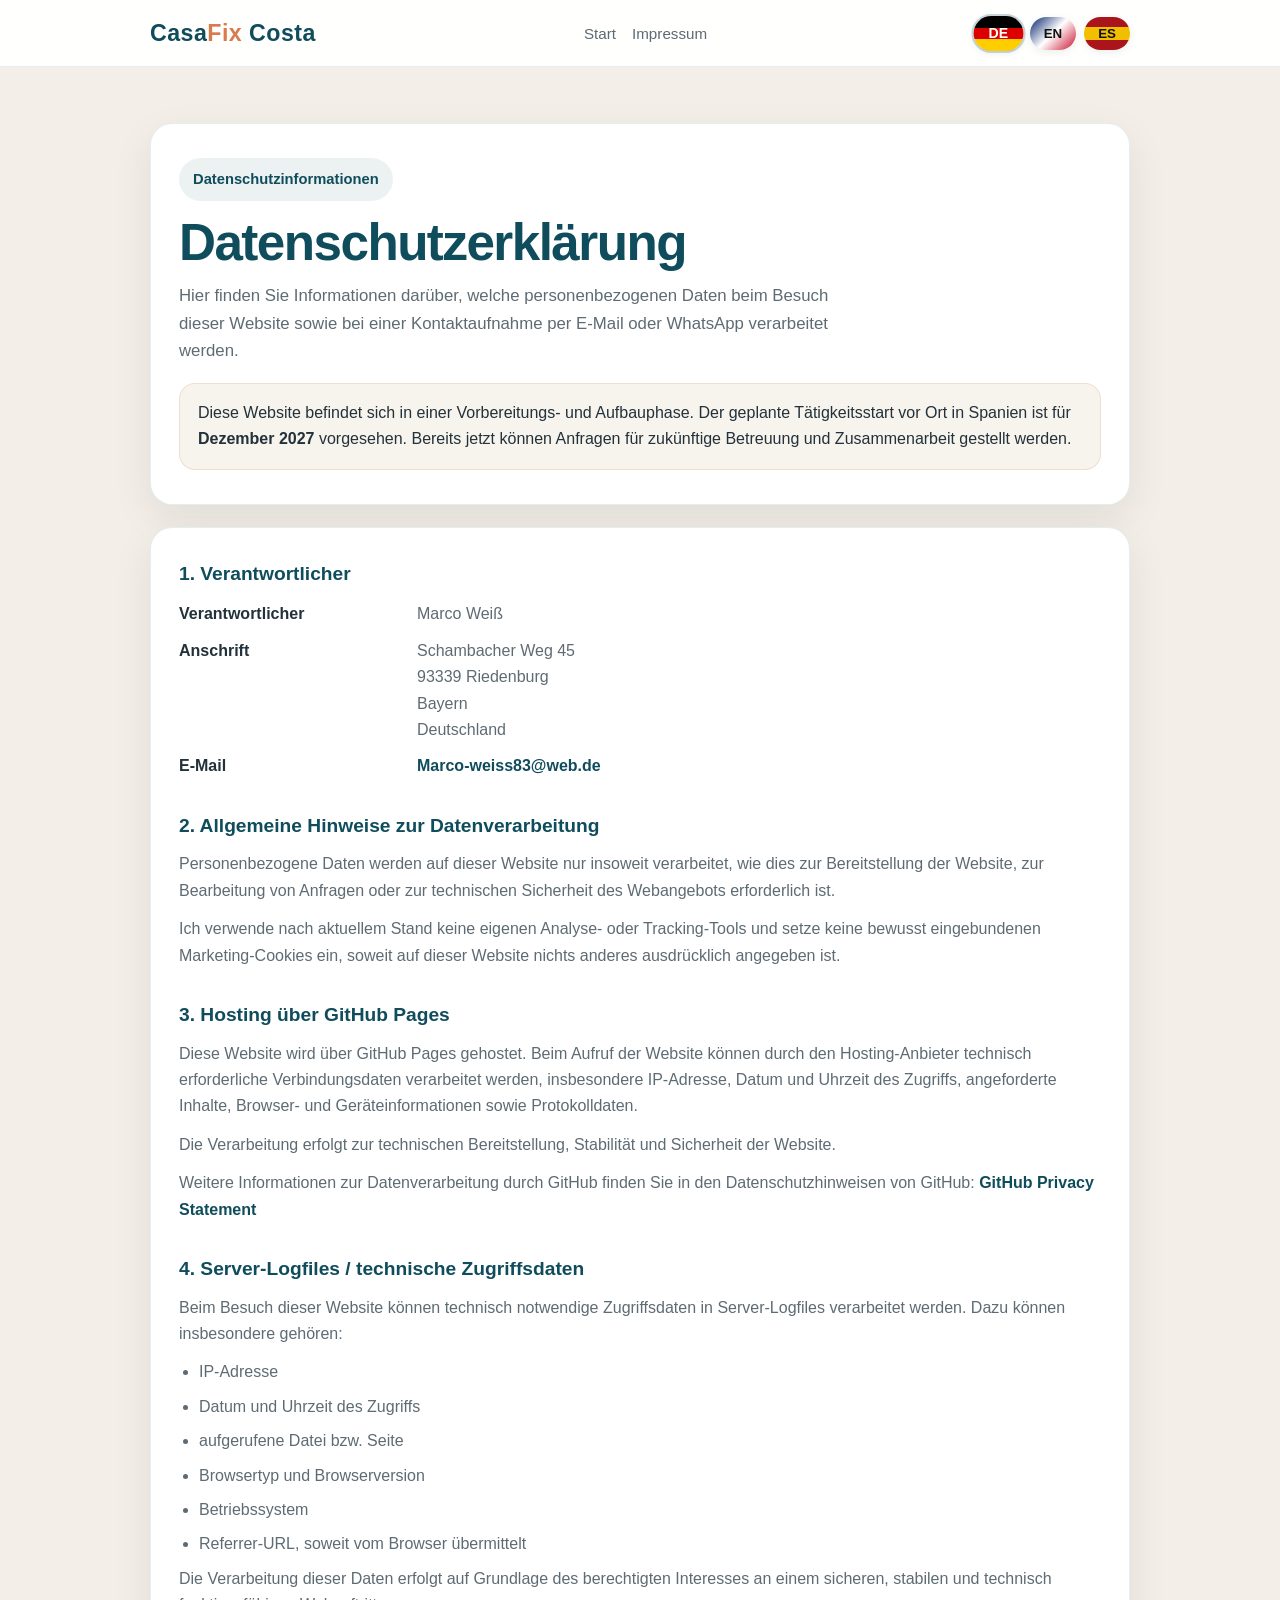
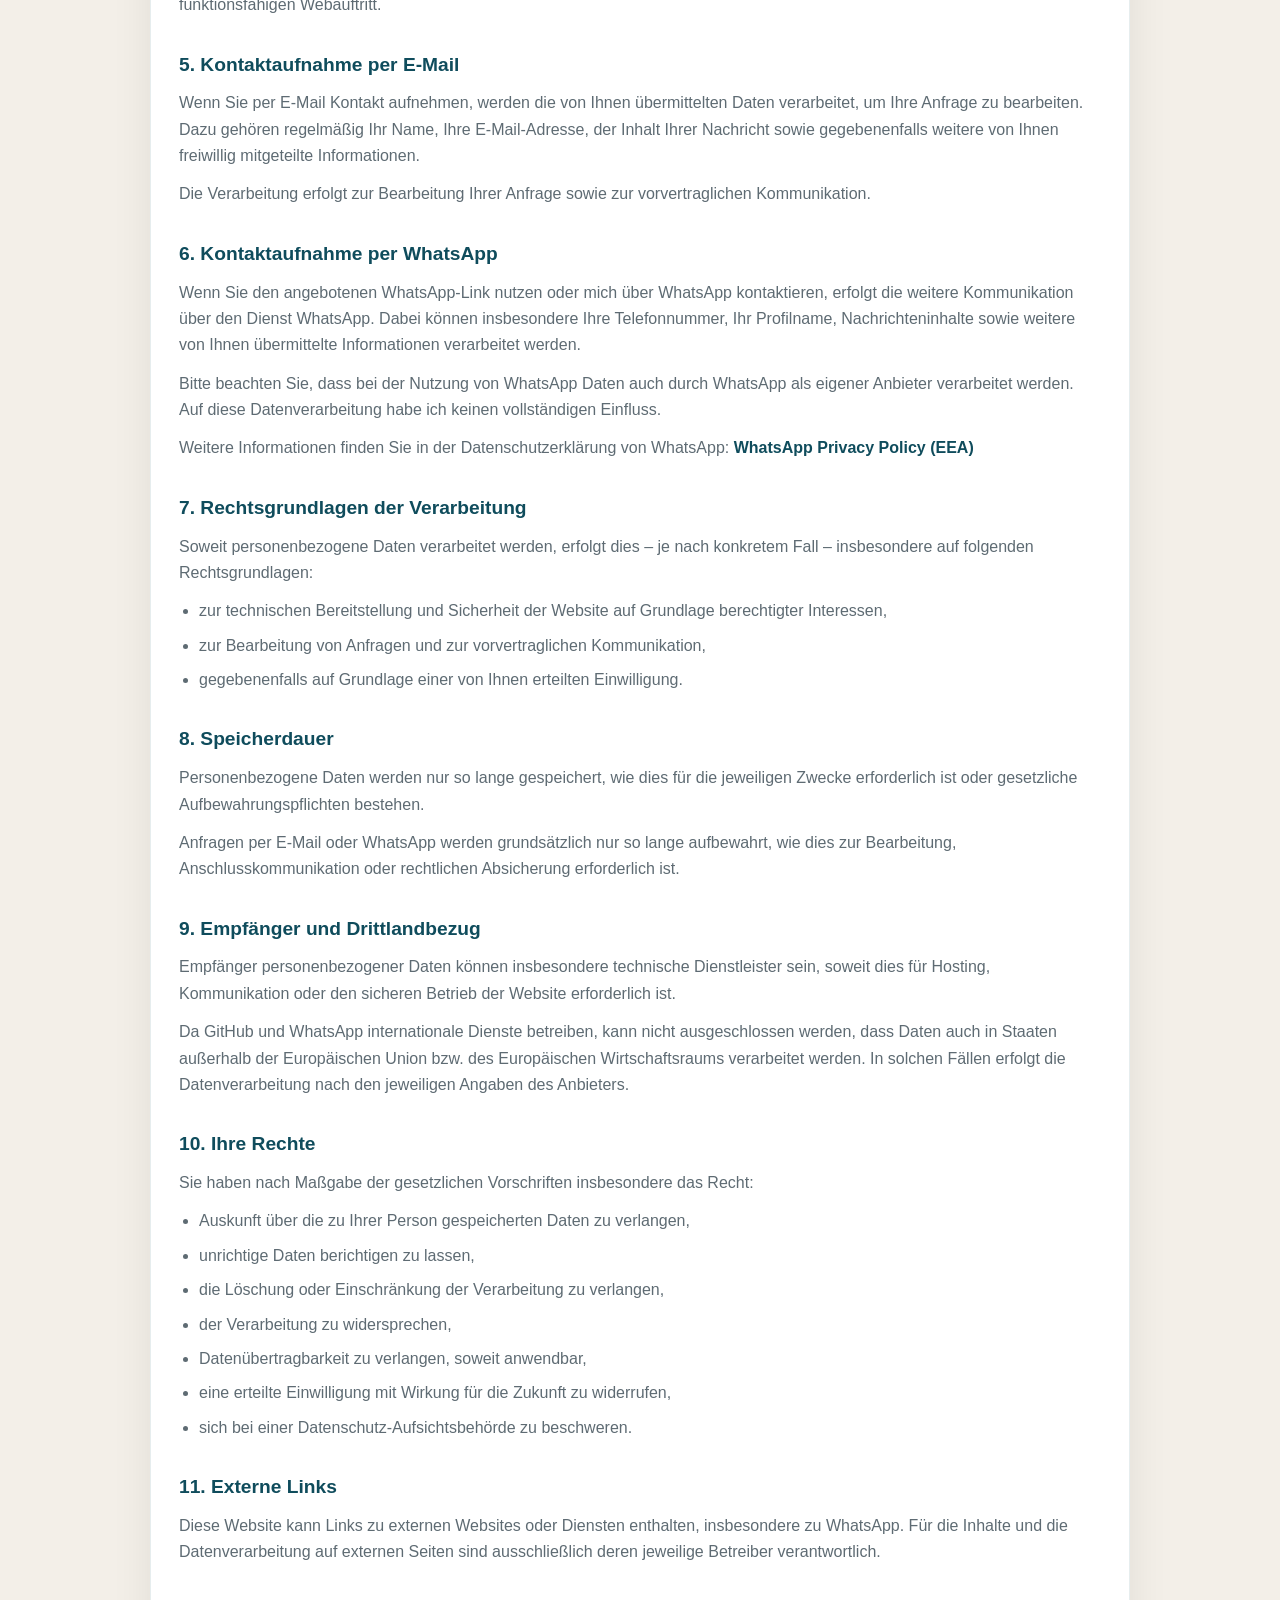
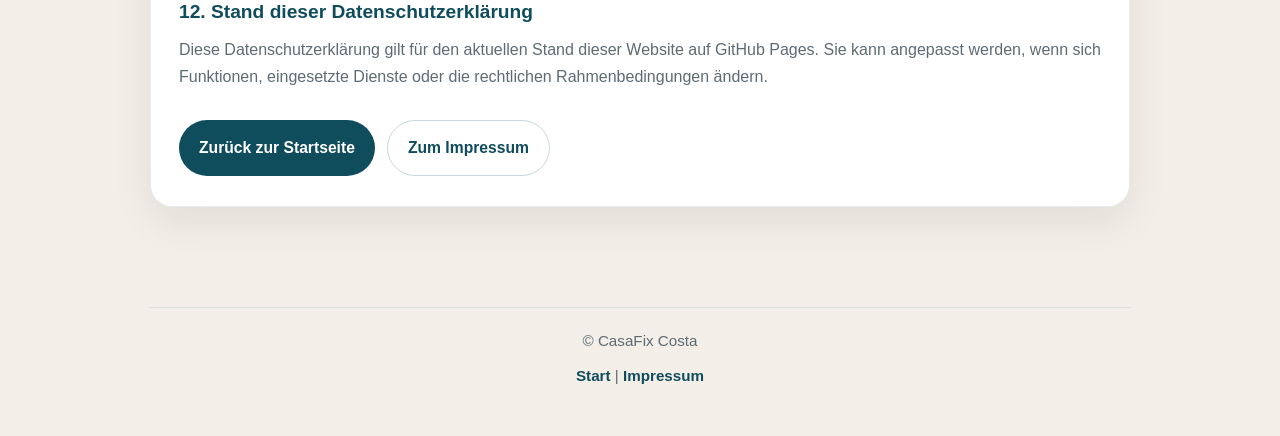
<file: datenschutz.html>
<!DOCTYPE html>
<html lang="de">
<head>
  <meta charset="UTF-8" />
  <meta name="viewport" content="width=device-width, initial-scale=1.0" />
  <title>Datenschutz | CasaFix Costa</title>
  <meta
    name="description"
    content="Datenschutzerklärung von CasaFix Costa – Informationen zur Verarbeitung personenbezogener Daten in Deutsch, Englisch und Spanisch."
  />
  <style>
    :root {
      --bg: #f3efe8;
      --white: #ffffff;
      --text: #22313a;
      --muted: #5e6b73;
      --primary: #0f4c5c;
      --accent: #d97b4d;
      --line: rgba(15, 76, 92, 0.1);
      --shadow: 0 14px 40px rgba(0, 0, 0, 0.08);
      --radius: 22px;
      --max: 980px;
    }

    * { box-sizing: border-box; }
    html { scroll-behavior: smooth; }

    body {
      margin: 0;
      font-family: Arial, Helvetica, sans-serif;
      background: var(--bg);
      color: var(--text);
      line-height: 1.65;
    }

    a {
      color: inherit;
      text-decoration: none;
    }

    .container {
      width: min(var(--max), calc(100% - 32px));
      margin: 0 auto;
    }

    .topbar {
      position: sticky;
      top: 0;
      z-index: 50;
      background: rgba(255, 255, 255, 0.96);
      backdrop-filter: blur(10px);
      border-bottom: 1px solid var(--line);
    }

    .topbar-inner {
      display: flex;
      align-items: center;
      justify-content: space-between;
      gap: 16px;
      padding: 14px 0;
      flex-wrap: wrap;
    }

    .brand {
      font-size: 1.45rem;
      font-weight: 800;
      color: var(--primary);
      letter-spacing: 0.02em;
      white-space: nowrap;
    }

    .brand span { color: var(--accent); }

    .nav {
      display: flex;
      gap: 16px;
      flex-wrap: wrap;
      color: var(--muted);
      font-size: 0.95rem;
    }

    .nav a:hover { color: var(--primary); }

    .lang-switch {
      display: flex;
      gap: 8px;
      flex-wrap: wrap;
    }

    .lang-switch button {
      border: none;
      border-radius: 999px;
      padding: 9px 14px;
      font-weight: 700;
      cursor: pointer;
      transition: 0.2s ease;
      box-shadow: 0 2px 8px rgba(0,0,0,0.08);
    }

    .lang-de {
      background: linear-gradient(
        180deg,
        #000000 0%, #000000 33%,
        #dd0000 33%, #dd0000 66%,
        #ffce00 66%, #ffce00 100%
      );
      color: #ffffff;
    }

    .lang-en {
      background: linear-gradient(135deg, #012169 0%, #ffffff 50%, #c8102e 100%);
      color: #111111;
    }

    .lang-es {
      background: linear-gradient(
        180deg,
        #aa151b 0%, #aa151b 30%,
        #f1bf00 30%, #f1bf00 70%,
        #aa151b 70%, #aa151b 100%
      );
      color: #111111;
    }

    .lang-switch button.active {
      transform: scale(1.06);
      outline: 2px solid rgba(15, 76, 92, 0.22);
    }

    main {
      padding: 56px 0 72px;
    }

    .hero-card,
    .content-card {
      background: var(--white);
      border: 1px solid var(--line);
      border-radius: var(--radius);
      box-shadow: var(--shadow);
    }

    .hero-card {
      padding: 34px 28px;
      margin-bottom: 22px;
    }

    .content-card {
      padding: 30px 28px;
    }

    .eyebrow {
      display: inline-block;
      background: rgba(15,76,92,0.08);
      color: var(--primary);
      padding: 9px 14px;
      border-radius: 999px;
      font-size: 0.92rem;
      margin-bottom: 14px;
      font-weight: 700;
    }

    h1 {
      margin: 0 0 12px;
      font-size: clamp(2rem, 4vw, 3.2rem);
      line-height: 1.08;
      color: var(--primary);
      letter-spacing: -0.03em;
    }

    .lead {
      margin: 0;
      font-size: 1.05rem;
      color: var(--muted);
      max-width: 72ch;
    }

    .notice {
      margin-top: 18px;
      padding: 16px 18px;
      border-radius: 16px;
      background: #f7f3ed;
      border: 1px solid rgba(217, 123, 77, 0.18);
      color: var(--text);
    }

    .section {
      margin-bottom: 30px;
    }

    .section:last-child {
      margin-bottom: 0;
    }

    h2 {
      margin: 0 0 10px;
      font-size: 1.2rem;
      color: var(--primary);
    }

    p {
      margin: 0 0 12px;
      color: var(--muted);
    }

    ul {
      margin: 0;
      padding-left: 20px;
      color: var(--muted);
    }

    li {
      margin-bottom: 8px;
    }

    .info-grid {
      display: grid;
      grid-template-columns: 220px 1fr;
      gap: 10px 18px;
      margin-top: 12px;
    }

    .label {
      font-weight: 700;
      color: var(--text);
    }

    .value {
      color: var(--muted);
      word-break: break-word;
    }

    .email-link,
    .text-link {
      color: var(--primary);
      font-weight: 700;
      word-break: break-word;
    }

    .button-row {
      display: flex;
      flex-wrap: wrap;
      gap: 12px;
      margin-top: 24px;
    }

    .button {
      display: inline-flex;
      align-items: center;
      justify-content: center;
      padding: 14px 20px;
      border-radius: 999px;
      font-weight: 700;
      font-size: 0.98rem;
      transition: 0.2s ease;
    }

    .button:hover {
      transform: translateY(-1px);
    }

    .button-primary {
      background: var(--primary);
      color: var(--white);
    }

    .button-outline {
      background: transparent;
      color: var(--primary);
      border: 1px solid rgba(15,76,92,0.22);
    }

    footer {
      padding: 28px 0 48px;
      color: var(--muted);
      font-size: 0.95rem;
    }

    .footer-line {
      padding-top: 20px;
      border-top: 1px solid var(--line);
      text-align: center;
    }

    .footer-links {
      margin-top: 10px;
    }

    .footer-links a {
      color: var(--primary);
      font-weight: 700;
    }

    [data-lang-block] { display: none; }
    [data-lang-block].active { display: block; }
    [data-lang] { display: none; }

    @media (max-width: 760px) {
      .topbar-inner {
        flex-direction: column;
        align-items: flex-start;
      }

      .info-grid {
        grid-template-columns: 1fr;
        gap: 4px 0;
      }

      .hero-card,
      .content-card {
        padding: 24px 20px;
      }

      main {
        padding: 40px 0 60px;
      }

      .button-row {
        flex-direction: column;
      }

      .button {
        width: 100%;
      }
    }
  </style>
</head>
<body>
  <header class="topbar">
    <div class="container topbar-inner">
      <div class="brand">Casa<span>Fix</span> Costa</div>

      <nav class="nav">
        <a href="index.html">Start</a>
        <a href="impressum.html">Impressum</a>
      </nav>

      <div class="lang-switch">
        <button class="lang-de active" data-lang-btn="de" onclick="setLang('de')">DE</button>
        <button class="lang-en" data-lang-btn="en" onclick="setLang('en')">EN</button>
        <button class="lang-es" data-lang-btn="es" onclick="setLang('es')">ES</button>
      </div>
    </div>
  </header>

  <main>
    <div class="container">
      <section class="hero-card">
        <div data-lang-block="de" class="active">
          <div class="eyebrow">Datenschutzinformationen</div>
          <h1>Datenschutzerklärung</h1>
          <p class="lead">
            Hier finden Sie Informationen darüber, welche personenbezogenen Daten beim Besuch dieser Website sowie bei einer Kontaktaufnahme per E-Mail oder WhatsApp verarbeitet werden.
          </p>
          <div class="notice">
            Diese Website befindet sich in einer Vorbereitungs- und Aufbauphase. Der geplante Tätigkeitsstart vor Ort in Spanien ist für <strong>Dezember 2027</strong> vorgesehen. Bereits jetzt können Anfragen für zukünftige Betreuung und Zusammenarbeit gestellt werden.
          </div>
        </div>

        <div data-lang-block="en">
          <div class="eyebrow">Privacy information</div>
          <h1>Privacy Policy</h1>
          <p class="lead">
            Here you can find information about which personal data may be processed when you visit this website or contact CasaFix Costa by email or WhatsApp.
          </p>
          <div class="notice">
            This website is currently in a preparation and development phase. The planned on-site start in Spain is scheduled for <strong>December 2027</strong>. Inquiries regarding future property care and cooperation are already welcome.
          </div>
        </div>

        <div data-lang-block="es">
          <div class="eyebrow">Información sobre privacidad</div>
          <h1>Política de privacidad</h1>
          <p class="lead">
            Aquí encontrará información sobre qué datos personales pueden tratarse al visitar este sitio web o al contactar con CasaFix Costa por correo electrónico o WhatsApp.
          </p>
          <div class="notice">
            Este sitio web se encuentra actualmente en fase de preparación y desarrollo. El inicio previsto de la actividad presencial en España está planificado para <strong>diciembre de 2027</strong>. Ya se pueden realizar consultas para futuros servicios y colaboraciones.
          </div>
        </div>
      </section>

      <section class="content-card">
        <div data-lang-block="de" class="active">
          <div class="section">
            <h2>1. Verantwortlicher</h2>
            <div class="info-grid">
              <div class="label">Verantwortlicher</div>
              <div class="value">Marco Weiß</div>

              <div class="label">Anschrift</div>
              <div class="value">
                Schambacher Weg 45<br>
                93339 Riedenburg<br>
                Bayern<br>
                Deutschland
              </div>

              <div class="label">E-Mail</div>
              <div class="value">
                <a class="email-link" href="mailto:Marco-weiss83@web.de">Marco-weiss83@web.de</a>
              </div>
            </div>
          </div>

          <div class="section">
            <h2>2. Allgemeine Hinweise zur Datenverarbeitung</h2>
            <p>
              Personenbezogene Daten werden auf dieser Website nur insoweit verarbeitet, wie dies zur Bereitstellung der Website, zur Bearbeitung von Anfragen oder zur technischen Sicherheit des Webangebots erforderlich ist.
            </p>
            <p>
              Ich verwende nach aktuellem Stand keine eigenen Analyse- oder Tracking-Tools und setze keine bewusst eingebundenen Marketing-Cookies ein, soweit auf dieser Website nichts anderes ausdrücklich angegeben ist.
            </p>
          </div>

          <div class="section">
            <h2>3. Hosting über GitHub Pages</h2>
            <p>
              Diese Website wird über GitHub Pages gehostet. Beim Aufruf der Website können durch den Hosting-Anbieter technisch erforderliche Verbindungsdaten verarbeitet werden, insbesondere IP-Adresse, Datum und Uhrzeit des Zugriffs, angeforderte Inhalte, Browser- und Geräteinformationen sowie Protokolldaten.
            </p>
            <p>
              Die Verarbeitung erfolgt zur technischen Bereitstellung, Stabilität und Sicherheit der Website.
            </p>
            <p>
              Weitere Informationen zur Datenverarbeitung durch GitHub finden Sie in den Datenschutzhinweisen von GitHub:
              <a class="text-link" href="https://docs.github.com/site-policy/privacy-policies/github-privacy-statement" target="_blank" rel="noopener noreferrer">GitHub Privacy Statement</a>
            </p>
          </div>

          <div class="section">
            <h2>4. Server-Logfiles / technische Zugriffsdaten</h2>
            <p>
              Beim Besuch dieser Website können technisch notwendige Zugriffsdaten in Server-Logfiles verarbeitet werden. Dazu können insbesondere gehören:
            </p>
            <ul>
              <li>IP-Adresse</li>
              <li>Datum und Uhrzeit des Zugriffs</li>
              <li>aufgerufene Datei bzw. Seite</li>
              <li>Browsertyp und Browserversion</li>
              <li>Betriebssystem</li>
              <li>Referrer-URL, soweit vom Browser übermittelt</li>
            </ul>
            <p>
              Die Verarbeitung dieser Daten erfolgt auf Grundlage des berechtigten Interesses an einem sicheren, stabilen und technisch funktionsfähigen Webauftritt.
            </p>
          </div>

          <div class="section">
            <h2>5. Kontaktaufnahme per E-Mail</h2>
            <p>
              Wenn Sie per E-Mail Kontakt aufnehmen, werden die von Ihnen übermittelten Daten verarbeitet, um Ihre Anfrage zu bearbeiten. Dazu gehören regelmäßig Ihr Name, Ihre E-Mail-Adresse, der Inhalt Ihrer Nachricht sowie gegebenenfalls weitere von Ihnen freiwillig mitgeteilte Informationen.
            </p>
            <p>
              Die Verarbeitung erfolgt zur Bearbeitung Ihrer Anfrage sowie zur vorvertraglichen Kommunikation.
            </p>
          </div>

          <div class="section">
            <h2>6. Kontaktaufnahme per WhatsApp</h2>
            <p>
              Wenn Sie den angebotenen WhatsApp-Link nutzen oder mich über WhatsApp kontaktieren, erfolgt die weitere Kommunikation über den Dienst WhatsApp. Dabei können insbesondere Ihre Telefonnummer, Ihr Profilname, Nachrichteninhalte sowie weitere von Ihnen übermittelte Informationen verarbeitet werden.
            </p>
            <p>
              Bitte beachten Sie, dass bei der Nutzung von WhatsApp Daten auch durch WhatsApp als eigener Anbieter verarbeitet werden. Auf diese Datenverarbeitung habe ich keinen vollständigen Einfluss.
            </p>
            <p>
              Weitere Informationen finden Sie in der Datenschutzerklärung von WhatsApp:
              <a class="text-link" href="https://www.whatsapp.com/legal/privacy-policy-eea" target="_blank" rel="noopener noreferrer">WhatsApp Privacy Policy (EEA)</a>
            </p>
          </div>

          <div class="section">
            <h2>7. Rechtsgrundlagen der Verarbeitung</h2>
            <p>
              Soweit personenbezogene Daten verarbeitet werden, erfolgt dies – je nach konkretem Fall – insbesondere auf folgenden Rechtsgrundlagen:
            </p>
            <ul>
              <li>zur technischen Bereitstellung und Sicherheit der Website auf Grundlage berechtigter Interessen,</li>
              <li>zur Bearbeitung von Anfragen und zur vorvertraglichen Kommunikation,</li>
              <li>gegebenenfalls auf Grundlage einer von Ihnen erteilten Einwilligung.</li>
            </ul>
          </div>

          <div class="section">
            <h2>8. Speicherdauer</h2>
            <p>
              Personenbezogene Daten werden nur so lange gespeichert, wie dies für die jeweiligen Zwecke erforderlich ist oder gesetzliche Aufbewahrungspflichten bestehen.
            </p>
            <p>
              Anfragen per E-Mail oder WhatsApp werden grundsätzlich nur so lange aufbewahrt, wie dies zur Bearbeitung, Anschlusskommunikation oder rechtlichen Absicherung erforderlich ist.
            </p>
          </div>

          <div class="section">
            <h2>9. Empfänger und Drittlandbezug</h2>
            <p>
              Empfänger personenbezogener Daten können insbesondere technische Dienstleister sein, soweit dies für Hosting, Kommunikation oder den sicheren Betrieb der Website erforderlich ist.
            </p>
            <p>
              Da GitHub und WhatsApp internationale Dienste betreiben, kann nicht ausgeschlossen werden, dass Daten auch in Staaten außerhalb der Europäischen Union bzw. des Europäischen Wirtschaftsraums verarbeitet werden. In solchen Fällen erfolgt die Datenverarbeitung nach den jeweiligen Angaben des Anbieters.
            </p>
          </div>

          <div class="section">
            <h2>10. Ihre Rechte</h2>
            <p>
              Sie haben nach Maßgabe der gesetzlichen Vorschriften insbesondere das Recht:
            </p>
            <ul>
              <li>Auskunft über die zu Ihrer Person gespeicherten Daten zu verlangen,</li>
              <li>unrichtige Daten berichtigen zu lassen,</li>
              <li>die Löschung oder Einschränkung der Verarbeitung zu verlangen,</li>
              <li>der Verarbeitung zu widersprechen,</li>
              <li>Datenübertragbarkeit zu verlangen, soweit anwendbar,</li>
              <li>eine erteilte Einwilligung mit Wirkung für die Zukunft zu widerrufen,</li>
              <li>sich bei einer Datenschutz-Aufsichtsbehörde zu beschweren.</li>
            </ul>
          </div>

          <div class="section">
            <h2>11. Externe Links</h2>
            <p>
              Diese Website kann Links zu externen Websites oder Diensten enthalten, insbesondere zu WhatsApp. Für die Inhalte und die Datenverarbeitung auf externen Seiten sind ausschließlich deren jeweilige Betreiber verantwortlich.
            </p>
          </div>

          <div class="section">
            <h2>12. Stand dieser Datenschutzerklärung</h2>
            <p>
              Diese Datenschutzerklärung gilt für den aktuellen Stand dieser Website auf GitHub Pages. Sie kann angepasst werden, wenn sich Funktionen, eingesetzte Dienste oder die rechtlichen Rahmenbedingungen ändern.
            </p>
          </div>

          <div class="button-row">
            <a class="button button-primary" href="index.html">Zurück zur Startseite</a>
            <a class="button button-outline" href="impressum.html">Zum Impressum</a>
          </div>
        </div>

        <div data-lang-block="en">
          <div class="section">
            <h2>1. Controller</h2>
            <div class="info-grid">
              <div class="label">Controller</div>
              <div class="value">Marco Weiß</div>

              <div class="label">Address</div>
              <div class="value">
                Schambacher Weg 45<br>
                93339 Riedenburg<br>
                Bavaria<br>
                Germany
              </div>

              <div class="label">Email</div>
              <div class="value">
                <a class="email-link" href="mailto:Marco-weiss83@web.de">Marco-weiss83@web.de</a>
              </div>
            </div>
          </div>

          <div class="section">
            <h2>2. General information on data processing</h2>
            <p>
              Personal data is processed on this website only to the extent necessary to provide the website, respond to inquiries or ensure the technical security of the online presence.
            </p>
            <p>
              Based on the current setup, I do not use my own analytics or tracking tools and do not intentionally use marketing cookies, unless explicitly stated otherwise on this website.
            </p>
          </div>

          <div class="section">
            <h2>3. Hosting via GitHub Pages</h2>
            <p>
              This website is hosted via GitHub Pages. When accessing the website, the hosting provider may process technically necessary connection data, in particular IP address, date and time of access, requested content, browser and device information and log data.
            </p>
            <p>
              This processing is carried out for the technical provision, stability and security of the website.
            </p>
            <p>
              Further information about GitHub’s data processing can be found here:
              <a class="text-link" href="https://docs.github.com/site-policy/privacy-policies/github-privacy-statement" target="_blank" rel="noopener noreferrer">GitHub Privacy Statement</a>
            </p>
          </div>

          <div class="section">
            <h2>4. Server log files / technical access data</h2>
            <p>
              When visiting this website, technically necessary access data may be processed in server log files. This may include in particular:
            </p>
            <ul>
              <li>IP address</li>
              <li>date and time of access</li>
              <li>requested file or page</li>
              <li>browser type and browser version</li>
              <li>operating system</li>
              <li>referrer URL, if transmitted by the browser</li>
            </ul>
            <p>
              This data is processed on the basis of legitimate interests in a secure, stable and technically functional website.
            </p>
          </div>

          <div class="section">
            <h2>5. Contact by email</h2>
            <p>
              If you contact CasaFix Costa by email, the data you provide will be processed in order to handle your request. This usually includes your name, your email address, the content of your message and any other information you voluntarily provide.
            </p>
            <p>
              The processing is carried out for handling your inquiry and for pre-contractual communication.
            </p>
          </div>

          <div class="section">
            <h2>6. Contact by WhatsApp</h2>
            <p>
              If you use the WhatsApp link offered on this website or contact me via WhatsApp, further communication will take place through WhatsApp. In particular, your phone number, profile name, message content and other information you provide may be processed.
            </p>
            <p>
              Please note that when using WhatsApp, data may also be processed by WhatsApp as an independent provider. I do not have full control over that processing.
            </p>
            <p>
              Further information can be found in WhatsApp’s privacy policy:
              <a class="text-link" href="https://www.whatsapp.com/legal/privacy-policy-eea" target="_blank" rel="noopener noreferrer">WhatsApp Privacy Policy (EEA)</a>
            </p>
          </div>

          <div class="section">
            <h2>7. Legal bases for processing</h2>
            <p>
              Where personal data is processed, this is done – depending on the specific case – in particular on the following legal bases:
            </p>
            <ul>
              <li>for the technical provision and security of the website on the basis of legitimate interests,</li>
              <li>for handling inquiries and pre-contractual communication,</li>
              <li>where applicable, on the basis of your consent.</li>
            </ul>
          </div>

          <div class="section">
            <h2>8. Storage period</h2>
            <p>
              Personal data is stored only for as long as necessary for the respective purposes or as long as statutory retention obligations apply.
            </p>
            <p>
              Inquiries sent by email or WhatsApp are generally kept only as long as necessary for processing, follow-up communication or legal safeguarding.
            </p>
          </div>

          <div class="section">
            <h2>9. Recipients and third-country transfers</h2>
            <p>
              Recipients of personal data may in particular include technical service providers where this is necessary for hosting, communication or the secure operation of the website.
            </p>
            <p>
              As GitHub and WhatsApp operate international services, it cannot be ruled out that data may also be processed in countries outside the European Union or the European Economic Area. In such cases, processing is carried out in accordance with the respective provider’s information.
            </p>
          </div>

          <div class="section">
            <h2>10. Your rights</h2>
            <p>
              Subject to the applicable legal requirements, you have in particular the right:
            </p>
            <ul>
              <li>to request information about your stored personal data,</li>
              <li>to request correction of inaccurate data,</li>
              <li>to request deletion or restriction of processing,</li>
              <li>to object to processing,</li>
              <li>to request data portability, where applicable,</li>
              <li>to withdraw consent with effect for the future,</li>
              <li>to lodge a complaint with a data protection supervisory authority.</li>
            </ul>
          </div>

          <div class="section">
            <h2>11. External links</h2>
            <p>
              This website may contain links to external websites or services, in particular WhatsApp. The respective operators are solely responsible for the content and data processing on those external sites.
            </p>
          </div>

          <div class="section">
            <h2>12. Version of this privacy policy</h2>
            <p>
              This privacy policy applies to the current version of this website on GitHub Pages. It may be updated if functions, services used or legal requirements change.
            </p>
          </div>

          <div class="button-row">
            <a class="button button-primary" href="index.html">Back to home page</a>
            <a class="button button-outline" href="impressum.html">Go to legal notice</a>
          </div>
        </div>

        <div data-lang-block="es">
          <div class="section">
            <h2>1. Responsable del tratamiento</h2>
            <div class="info-grid">
              <div class="label">Responsable</div>
              <div class="value">Marco Weiß</div>

              <div class="label">Dirección</div>
              <div class="value">
                Schambacher Weg 45<br>
                93339 Riedenburg<br>
                Baviera<br>
                Alemania
              </div>

              <div class="label">Correo electrónico</div>
              <div class="value">
                <a class="email-link" href="mailto:Marco-weiss83@web.de">Marco-weiss83@web.de</a>
              </div>
            </div>
          </div>

          <div class="section">
            <h2>2. Información general sobre el tratamiento de datos</h2>
            <p>
              Los datos personales solo se tratan en este sitio web en la medida necesaria para ofrecer la web, responder a consultas o garantizar la seguridad técnica de la presencia en línea.
            </p>
            <p>
              Según la configuración actual, no utilizo herramientas propias de análisis o seguimiento ni cookies de marketing incorporadas intencionadamente, salvo que se indique expresamente lo contrario en este sitio web.
            </p>
          </div>

          <div class="section">
            <h2>3. Alojamiento a través de GitHub Pages</h2>
            <p>
              Este sitio web está alojado mediante GitHub Pages. Al acceder al sitio, el proveedor de alojamiento puede tratar datos de conexión técnicamente necesarios, en particular la dirección IP, fecha y hora de acceso, contenidos solicitados, información del navegador y del dispositivo, así como datos de registro.
            </p>
            <p>
              Este tratamiento se realiza para la provisión técnica, la estabilidad y la seguridad del sitio web.
            </p>
            <p>
              Puede consultar más información sobre el tratamiento de datos por parte de GitHub aquí:
              <a class="text-link" href="https://docs.github.com/site-policy/privacy-policies/github-privacy-statement" target="_blank" rel="noopener noreferrer">GitHub Privacy Statement</a>
            </p>
          </div>

          <div class="section">
            <h2>4. Archivos de registro del servidor / datos técnicos de acceso</h2>
            <p>
              Al visitar este sitio web pueden tratarse datos de acceso técnicamente necesarios en archivos de registro del servidor. Esto puede incluir, en particular:
            </p>
            <ul>
              <li>dirección IP</li>
              <li>fecha y hora del acceso</li>
              <li>archivo o página solicitada</li>
              <li>tipo y versión del navegador</li>
              <li>sistema operativo</li>
              <li>URL de referencia, en la medida en que el navegador la transmita</li>
            </ul>
            <p>
              Estos datos se tratan sobre la base del interés legítimo en disponer de un sitio web seguro, estable y técnicamente funcional.
            </p>
          </div>

          <div class="section">
            <h2>5. Contacto por correo electrónico</h2>
            <p>
              Si contacta con CasaFix Costa por correo electrónico, los datos que facilite se tratarán para gestionar su consulta. Normalmente esto incluye su nombre, su dirección de correo electrónico, el contenido del mensaje y cualquier otra información que facilite voluntariamente.
            </p>
            <p>
              El tratamiento se realiza para gestionar su consulta y para la comunicación precontractual.
            </p>
          </div>

          <div class="section">
            <h2>6. Contacto por WhatsApp</h2>
            <p>
              Si utiliza el enlace de WhatsApp ofrecido en este sitio web o me contacta por WhatsApp, la comunicación posterior tendrá lugar a través de WhatsApp. En particular, pueden tratarse su número de teléfono, nombre de perfil, contenido de los mensajes y otra información que facilite.
            </p>
            <p>
              Tenga en cuenta que al utilizar WhatsApp, los datos también pueden ser tratados por WhatsApp como proveedor independiente. No tengo control total sobre ese tratamiento.
            </p>
            <p>
              Encontrará más información en la política de privacidad de WhatsApp:
              <a class="text-link" href="https://www.whatsapp.com/legal/privacy-policy-eea" target="_blank" rel="noopener noreferrer">WhatsApp Privacy Policy (EEA)</a>
            </p>
          </div>

          <div class="section">
            <h2>7. Bases jurídicas del tratamiento</h2>
            <p>
              Cuando se tratan datos personales, ello se realiza —según el caso concreto— en particular sobre las siguientes bases jurídicas:
            </p>
            <ul>
              <li>para la provisión técnica y la seguridad del sitio web, sobre la base de intereses legítimos,</li>
              <li>para gestionar consultas y la comunicación precontractual,</li>
              <li>en su caso, sobre la base del consentimiento otorgado por usted.</li>
            </ul>
          </div>

          <div class="section">
            <h2>8. Plazo de conservación</h2>
            <p>
              Los datos personales solo se conservan durante el tiempo necesario para los fines correspondientes o mientras existan obligaciones legales de conservación.
            </p>
            <p>
              Las consultas enviadas por correo electrónico o WhatsApp se conservan, por regla general, solo el tiempo necesario para su gestión, la comunicación posterior o la protección jurídica.
            </p>
          </div>

          <div class="section">
            <h2>9. Destinatarios y transferencias internacionales</h2>
            <p>
              Los destinatarios de los datos personales pueden incluir, en particular, proveedores técnicos de servicios, en la medida en que ello sea necesario para el alojamiento, la comunicación o el funcionamiento seguro del sitio web.
            </p>
            <p>
              Dado que GitHub y WhatsApp operan servicios internacionales, no puede excluirse que los datos también sean tratados en países fuera de la Unión Europea o del Espacio Económico Europeo. En tales casos, el tratamiento se realizará conforme a la información facilitada por el proveedor correspondiente.
            </p>
          </div>

          <div class="section">
            <h2>10. Sus derechos</h2>
            <p>
              De conformidad con la normativa aplicable, usted tiene en particular derecho a:
            </p>
            <ul>
              <li>solicitar información sobre los datos personales almacenados sobre su persona,</li>
              <li>solicitar la rectificación de datos inexactos,</li>
              <li>solicitar la supresión o limitación del tratamiento,</li>
              <li>oponerse al tratamiento,</li>
              <li>solicitar la portabilidad de los datos, cuando proceda,</li>
              <li>retirar un consentimiento otorgado con efectos para el futuro,</li>
              <li>presentar una reclamación ante una autoridad de control de protección de datos.</li>
            </ul>
          </div>

          <div class="section">
            <h2>11. Enlaces externos</h2>
            <p>
              Este sitio web puede contener enlaces a sitios web o servicios externos, en particular a WhatsApp. Los respectivos operadores son los únicos responsables del contenido y del tratamiento de datos en esas páginas externas.
            </p>
          </div>

          <div class="section">
            <h2>12. Versión de esta política de privacidad</h2>
            <p>
              Esta política de privacidad se aplica a la versión actual de este sitio web en GitHub Pages. Puede actualizarse si cambian las funciones, los servicios utilizados o los requisitos legales.
            </p>
          </div>

          <div class="button-row">
            <a class="button button-primary" href="index.html">Volver a la página principal</a>
            <a class="button button-outline" href="impressum.html">Ir al aviso legal</a>
          </div>
        </div>
      </section>
    </div>
  </main>

  <footer>
    <div class="container footer-line">
      <div>© CasaFix Costa</div>
      <div class="footer-links">
        <a href="index.html">Start</a> |
        <a href="impressum.html">Impressum</a>
      </div>
    </div>
  </footer>

  <script>
    function setLang(lang) {
      document.documentElement.lang = lang;

      document.querySelectorAll('[data-lang-btn]').forEach(btn => {
        btn.classList.toggle('active', btn.getAttribute('data-lang-btn') === lang);
      });

      document.querySelectorAll('[data-lang-block]').forEach(block => {
        block.classList.toggle('active', block.getAttribute('data-lang-block') === lang);
      });

      document.querySelectorAll('[data-lang]').forEach(el => {
        const displayType = el.getAttribute('data-display') || 'block';
        if (el.getAttribute('data-lang') === lang) {
          el.style.display = displayType;
        } else {
          el.style.display = 'none';
        }
      });
    }

    window.onload = function () {
      setLang('de');
    };
  </script>
</body>
</html>
</file>
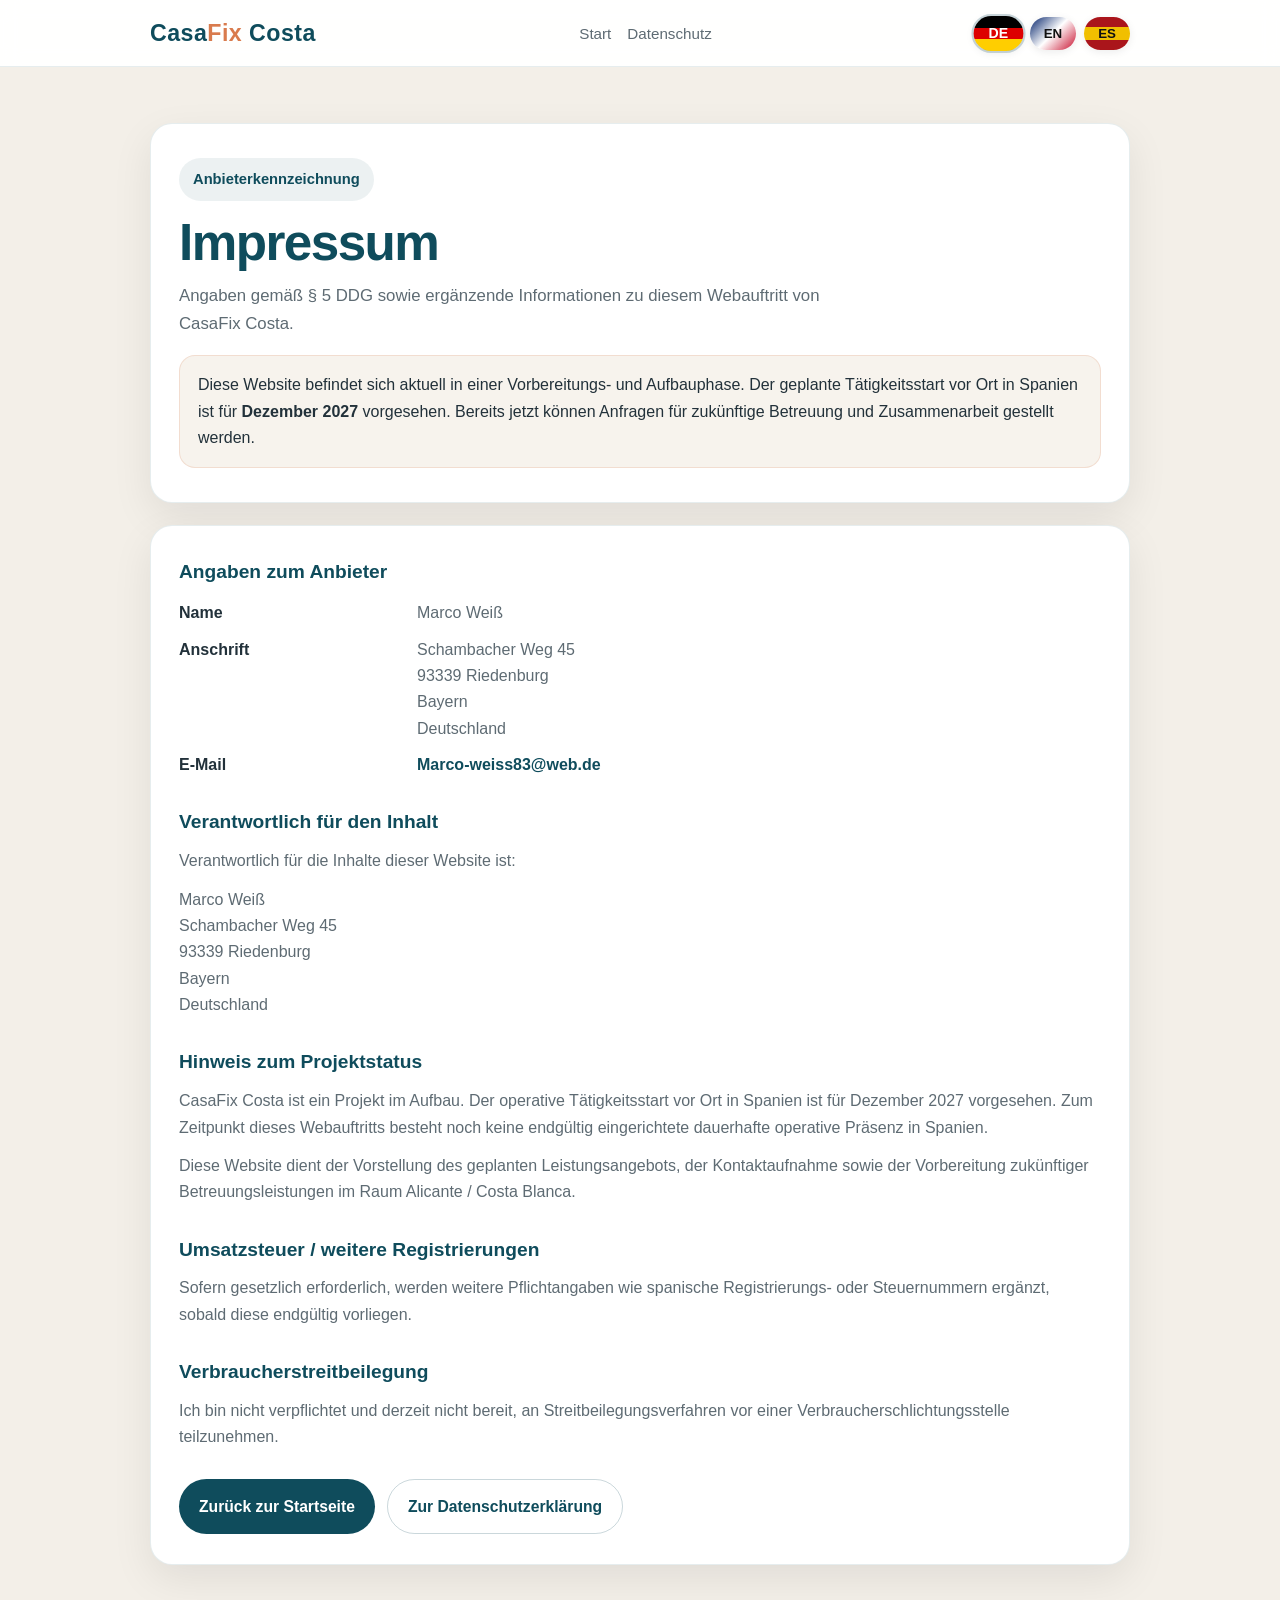
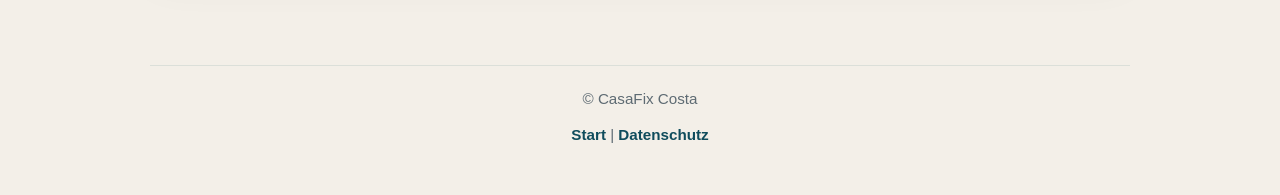
<file: impressum.html>
<!DOCTYPE html>
<html lang="de">
<head>
  <meta charset="UTF-8" />
  <meta name="viewport" content="width=device-width, initial-scale=1.0" />
  <title>Impressum | CasaFix Costa</title>
  <meta
    name="description"
    content="Impressum von CasaFix Costa – Anbieterkennzeichnung in Deutsch, Englisch und Spanisch."
  />
  <style>
    :root {
      --bg: #f3efe8;
      --white: #ffffff;
      --text: #22313a;
      --muted: #5e6b73;
      --primary: #0f4c5c;
      --accent: #d97b4d;
      --line: rgba(15, 76, 92, 0.1);
      --shadow: 0 14px 40px rgba(0, 0, 0, 0.08);
      --radius: 22px;
      --max: 980px;
    }

    * { box-sizing: border-box; }
    html { scroll-behavior: smooth; }

    body {
      margin: 0;
      font-family: Arial, Helvetica, sans-serif;
      background: var(--bg);
      color: var(--text);
      line-height: 1.65;
    }

    a {
      color: inherit;
      text-decoration: none;
    }

    .container {
      width: min(var(--max), calc(100% - 32px));
      margin: 0 auto;
    }

    .topbar {
      position: sticky;
      top: 0;
      z-index: 50;
      background: rgba(255, 255, 255, 0.96);
      backdrop-filter: blur(10px);
      border-bottom: 1px solid var(--line);
    }

    .topbar-inner {
      display: flex;
      align-items: center;
      justify-content: space-between;
      gap: 16px;
      padding: 14px 0;
      flex-wrap: wrap;
    }

    .brand {
      font-size: 1.45rem;
      font-weight: 800;
      color: var(--primary);
      letter-spacing: 0.02em;
      white-space: nowrap;
    }

    .brand span { color: var(--accent); }

    .nav {
      display: flex;
      gap: 16px;
      flex-wrap: wrap;
      color: var(--muted);
      font-size: 0.95rem;
    }

    .nav a:hover { color: var(--primary); }

    .lang-switch {
      display: flex;
      gap: 8px;
      flex-wrap: wrap;
    }

    .lang-switch button {
      border: none;
      border-radius: 999px;
      padding: 9px 14px;
      font-weight: 700;
      cursor: pointer;
      transition: 0.2s ease;
      box-shadow: 0 2px 8px rgba(0,0,0,0.08);
    }

    .lang-de {
      background: linear-gradient(
        180deg,
        #000000 0%, #000000 33%,
        #dd0000 33%, #dd0000 66%,
        #ffce00 66%, #ffce00 100%
      );
      color: #ffffff;
    }

    .lang-en {
      background: linear-gradient(135deg, #012169 0%, #ffffff 50%, #c8102e 100%);
      color: #111111;
    }

    .lang-es {
      background: linear-gradient(
        180deg,
        #aa151b 0%, #aa151b 30%,
        #f1bf00 30%, #f1bf00 70%,
        #aa151b 70%, #aa151b 100%
      );
      color: #111111;
    }

    .lang-switch button.active {
      transform: scale(1.06);
      outline: 2px solid rgba(15, 76, 92, 0.22);
    }

    main {
      padding: 56px 0 72px;
    }

    .hero-card,
    .content-card {
      background: var(--white);
      border: 1px solid var(--line);
      border-radius: var(--radius);
      box-shadow: var(--shadow);
    }

    .hero-card {
      padding: 34px 28px;
      margin-bottom: 22px;
    }

    .content-card {
      padding: 30px 28px;
    }

    .eyebrow {
      display: inline-block;
      background: rgba(15,76,92,0.08);
      color: var(--primary);
      padding: 9px 14px;
      border-radius: 999px;
      font-size: 0.92rem;
      margin-bottom: 14px;
      font-weight: 700;
    }

    h1 {
      margin: 0 0 12px;
      font-size: clamp(2rem, 4vw, 3.2rem);
      line-height: 1.08;
      color: var(--primary);
      letter-spacing: -0.03em;
    }

    .lead {
      margin: 0;
      font-size: 1.05rem;
      color: var(--muted);
      max-width: 70ch;
    }

    .notice {
      margin-top: 18px;
      padding: 16px 18px;
      border-radius: 16px;
      background: #f7f3ed;
      border: 1px solid rgba(217, 123, 77, 0.18);
      color: var(--text);
    }

    .section {
      margin-bottom: 28px;
    }

    .section:last-child {
      margin-bottom: 0;
    }

    h2 {
      margin: 0 0 10px;
      font-size: 1.2rem;
      color: var(--primary);
    }

    p {
      margin: 0 0 12px;
      color: var(--muted);
    }

    .info-grid {
      display: grid;
      grid-template-columns: 220px 1fr;
      gap: 10px 18px;
      margin-top: 12px;
    }

    .label {
      font-weight: 700;
      color: var(--text);
    }

    .value {
      color: var(--muted);
      word-break: break-word;
    }

    .email-link {
      color: var(--primary);
      font-weight: 700;
    }

    .button-row {
      display: flex;
      flex-wrap: wrap;
      gap: 12px;
      margin-top: 22px;
    }

    .button {
      display: inline-flex;
      align-items: center;
      justify-content: center;
      padding: 14px 20px;
      border-radius: 999px;
      font-weight: 700;
      font-size: 0.98rem;
      transition: 0.2s ease;
    }

    .button:hover {
      transform: translateY(-1px);
    }

    .button-primary {
      background: var(--primary);
      color: var(--white);
    }

    .button-outline {
      background: transparent;
      color: var(--primary);
      border: 1px solid rgba(15,76,92,0.22);
    }

    footer {
      padding: 28px 0 48px;
      color: var(--muted);
      font-size: 0.95rem;
    }

    .footer-line {
      padding-top: 20px;
      border-top: 1px solid var(--line);
      text-align: center;
    }

    .footer-links {
      margin-top: 10px;
    }

    .footer-links a {
      color: var(--primary);
      font-weight: 700;
    }

    [data-lang-block] { display: none; }
    [data-lang-block].active { display: block; }
    [data-lang] { display: none; }

    @media (max-width: 760px) {
      .topbar-inner {
        flex-direction: column;
        align-items: flex-start;
      }

      .info-grid {
        grid-template-columns: 1fr;
        gap: 4px 0;
      }

      .hero-card,
      .content-card {
        padding: 24px 20px;
      }

      main {
        padding: 40px 0 60px;
      }

      .button-row {
        flex-direction: column;
      }

      .button {
        width: 100%;
      }
    }
  </style>
</head>
<body>
  <header class="topbar">
    <div class="container topbar-inner">
      <div class="brand">Casa<span>Fix</span> Costa</div>

      <nav class="nav">
        <a href="index.html">Start</a>
        <a href="datenschutz.html">Datenschutz</a>
      </nav>

      <div class="lang-switch">
        <button class="lang-de active" data-lang-btn="de" onclick="setLang('de')">DE</button>
        <button class="lang-en" data-lang-btn="en" onclick="setLang('en')">EN</button>
        <button class="lang-es" data-lang-btn="es" onclick="setLang('es')">ES</button>
      </div>
    </div>
  </header>

  <main>
    <div class="container">
      <section class="hero-card">
        <div data-lang-block="de" class="active">
          <div class="eyebrow">Anbieterkennzeichnung</div>
          <h1>Impressum</h1>
          <p class="lead">
            Angaben gemäß § 5 DDG sowie ergänzende Informationen zu diesem Webauftritt von CasaFix Costa.
          </p>
          <div class="notice">
            Diese Website befindet sich aktuell in einer Vorbereitungs- und Aufbauphase. Der geplante Tätigkeitsstart vor Ort in Spanien ist für <strong>Dezember 2027</strong> vorgesehen. Bereits jetzt können Anfragen für zukünftige Betreuung und Zusammenarbeit gestellt werden.
          </div>
        </div>

        <div data-lang-block="en">
          <div class="eyebrow">Provider information</div>
          <h1>Legal Notice</h1>
          <p class="lead">
            Information pursuant to Section 5 DDG and supplementary details regarding this CasaFix Costa website.
          </p>
          <div class="notice">
            This website is currently in a preparation and development phase. The planned on-site start in Spain is scheduled for <strong>December 2027</strong>. Inquiries regarding future property care and cooperation are already welcome.
          </div>
        </div>

        <div data-lang-block="es">
          <div class="eyebrow">Información del prestador</div>
          <h1>Aviso legal</h1>
          <p class="lead">
            Información conforme al artículo 5 DDG alemán y datos complementarios sobre este sitio web de CasaFix Costa.
          </p>
          <div class="notice">
            Este sitio web se encuentra actualmente en fase de preparación y desarrollo. El inicio previsto de la actividad presencial en España está planificado para <strong>diciembre de 2027</strong>. Ya se pueden realizar consultas para futuros servicios y colaboraciones.
          </div>
        </div>
      </section>

      <section class="content-card">
        <div data-lang-block="de" class="active">
          <div class="section">
            <h2>Angaben zum Anbieter</h2>
            <div class="info-grid">
              <div class="label">Name</div>
              <div class="value">Marco Weiß</div>

              <div class="label">Anschrift</div>
              <div class="value">
                Schambacher Weg 45<br>
                93339 Riedenburg<br>
                Bayern<br>
                Deutschland
              </div>

              <div class="label">E-Mail</div>
              <div class="value">
                <a class="email-link" href="mailto:Marco-weiss83@web.de">Marco-weiss83@web.de</a>
              </div>
            </div>
          </div>

          <div class="section">
            <h2>Verantwortlich für den Inhalt</h2>
            <p>
              Verantwortlich für die Inhalte dieser Website ist:
            </p>
            <p>
              Marco Weiß<br>
              Schambacher Weg 45<br>
              93339 Riedenburg<br>
              Bayern<br>
              Deutschland
            </p>
          </div>

          <div class="section">
            <h2>Hinweis zum Projektstatus</h2>
            <p>
              CasaFix Costa ist ein Projekt im Aufbau. Der operative Tätigkeitsstart vor Ort in Spanien ist für Dezember 2027 vorgesehen. Zum Zeitpunkt dieses Webauftritts besteht noch keine endgültig eingerichtete dauerhafte operative Präsenz in Spanien.
            </p>
            <p>
              Diese Website dient der Vorstellung des geplanten Leistungsangebots, der Kontaktaufnahme sowie der Vorbereitung zukünftiger Betreuungsleistungen im Raum Alicante / Costa Blanca.
            </p>
          </div>

          <div class="section">
            <h2>Umsatzsteuer / weitere Registrierungen</h2>
            <p>
              Sofern gesetzlich erforderlich, werden weitere Pflichtangaben wie spanische Registrierungs- oder Steuernummern ergänzt, sobald diese endgültig vorliegen.
            </p>
          </div>

          <div class="section">
            <h2>Verbraucherstreitbeilegung</h2>
            <p>
              Ich bin nicht verpflichtet und derzeit nicht bereit, an Streitbeilegungsverfahren vor einer Verbraucherschlichtungsstelle teilzunehmen.
            </p>
          </div>

          <div class="button-row">
            <a class="button button-primary" href="index.html">Zurück zur Startseite</a>
            <a class="button button-outline" href="datenschutz.html">Zur Datenschutzerklärung</a>
          </div>
        </div>

        <div data-lang-block="en">
          <div class="section">
            <h2>Provider details</h2>
            <div class="info-grid">
              <div class="label">Name</div>
              <div class="value">Marco Weiß</div>

              <div class="label">Address</div>
              <div class="value">
                Schambacher Weg 45<br>
                93339 Riedenburg<br>
                Bavaria<br>
                Germany
              </div>

              <div class="label">Email</div>
              <div class="value">
                <a class="email-link" href="mailto:Marco-weiss83@web.de">Marco-weiss83@web.de</a>
              </div>
            </div>
          </div>

          <div class="section">
            <h2>Responsible for content</h2>
            <p>
              Responsible for the content of this website:
            </p>
            <p>
              Marco Weiß<br>
              Schambacher Weg 45<br>
              93339 Riedenburg<br>
              Bavaria<br>
              Germany
            </p>
          </div>

          <div class="section">
            <h2>Project status notice</h2>
            <p>
              CasaFix Costa is currently a project under development. The planned operational on-site start in Spain is scheduled for December 2027. At the time of this website, no final permanent operational establishment in Spain has yet been completed.
            </p>
            <p>
              This website is intended to present the planned services, enable contact and prepare future property care services in the Alicante / Costa Blanca area.
            </p>
          </div>

          <div class="section">
            <h2>VAT / further registrations</h2>
            <p>
              Where legally required, further mandatory details such as Spanish registration or tax numbers will be added once finally available.
            </p>
          </div>

          <div class="section">
            <h2>Consumer dispute resolution</h2>
            <p>
              I am neither obliged nor currently willing to participate in dispute resolution proceedings before a consumer arbitration board.
            </p>
          </div>

          <div class="button-row">
            <a class="button button-primary" href="index.html">Back to home page</a>
            <a class="button button-outline" href="datenschutz.html">Go to privacy policy</a>
          </div>
        </div>

        <div data-lang-block="es">
          <div class="section">
            <h2>Datos del prestador</h2>
            <div class="info-grid">
              <div class="label">Nombre</div>
              <div class="value">Marco Weiß</div>

              <div class="label">Dirección</div>
              <div class="value">
                Schambacher Weg 45<br>
                93339 Riedenburg<br>
                Baviera<br>
                Alemania
              </div>

              <div class="label">Correo electrónico</div>
              <div class="value">
                <a class="email-link" href="mailto:Marco-weiss83@web.de">Marco-weiss83@web.de</a>
              </div>
            </div>
          </div>

          <div class="section">
            <h2>Responsable del contenido</h2>
            <p>
              Responsable del contenido de este sitio web:
            </p>
            <p>
              Marco Weiß<br>
              Schambacher Weg 45<br>
              93339 Riedenburg<br>
              Baviera<br>
              Alemania
            </p>
          </div>

          <div class="section">
            <h2>Nota sobre el estado del proyecto</h2>
            <p>
              CasaFix Costa es actualmente un proyecto en desarrollo. El inicio operativo presencial en España está previsto para diciembre de 2027. En el momento de este sitio web, todavía no existe una estructura operativa permanente definitivamente establecida en España.
            </p>
            <p>
              Este sitio web tiene como finalidad presentar los servicios previstos, facilitar el contacto y preparar futuros servicios de supervisión y cuidado de inmuebles en la zona de Alicante / Costa Blanca.
            </p>
          </div>

          <div class="section">
            <h2>IVA / otros registros</h2>
            <p>
              Cuando sea legalmente necesario, se añadirán otros datos obligatorios, como números de registro o fiscales en España, en cuanto estén definitivamente disponibles.
            </p>
          </div>

          <div class="section">
            <h2>Resolución de conflictos con consumidores</h2>
            <p>
              No estoy obligado ni actualmente dispuesto a participar en procedimientos de resolución de conflictos ante una entidad de arbitraje de consumo.
            </p>
          </div>

          <div class="button-row">
            <a class="button button-primary" href="index.html">Volver a la página principal</a>
            <a class="button button-outline" href="datenschutz.html">Ir a la política de privacidad</a>
          </div>
        </div>
      </section>
    </div>
  </main>

  <footer>
    <div class="container footer-line">
      <div>© CasaFix Costa</div>
      <div class="footer-links">
        <a href="index.html">Start</a> |
        <a href="datenschutz.html">Datenschutz</a>
      </div>
    </div>
  </footer>

  <script>
    function setLang(lang) {
      document.documentElement.lang = lang;

      document.querySelectorAll('[data-lang-btn]').forEach(btn => {
        btn.classList.toggle('active', btn.getAttribute('data-lang-btn') === lang);
      });

      document.querySelectorAll('[data-lang-block]').forEach(block => {
        block.classList.toggle('active', block.getAttribute('data-lang-block') === lang);
      });

      document.querySelectorAll('[data-lang]').forEach(el => {
        const displayType = el.getAttribute('data-display') || 'block';
        if (el.getAttribute('data-lang') === lang) {
          el.style.display = displayType;
        } else {
          el.style.display = 'none';
        }
      });
    }

    window.onload = function () {
      setLang('de');
    };
  </script>
</body>
</html>
</file>
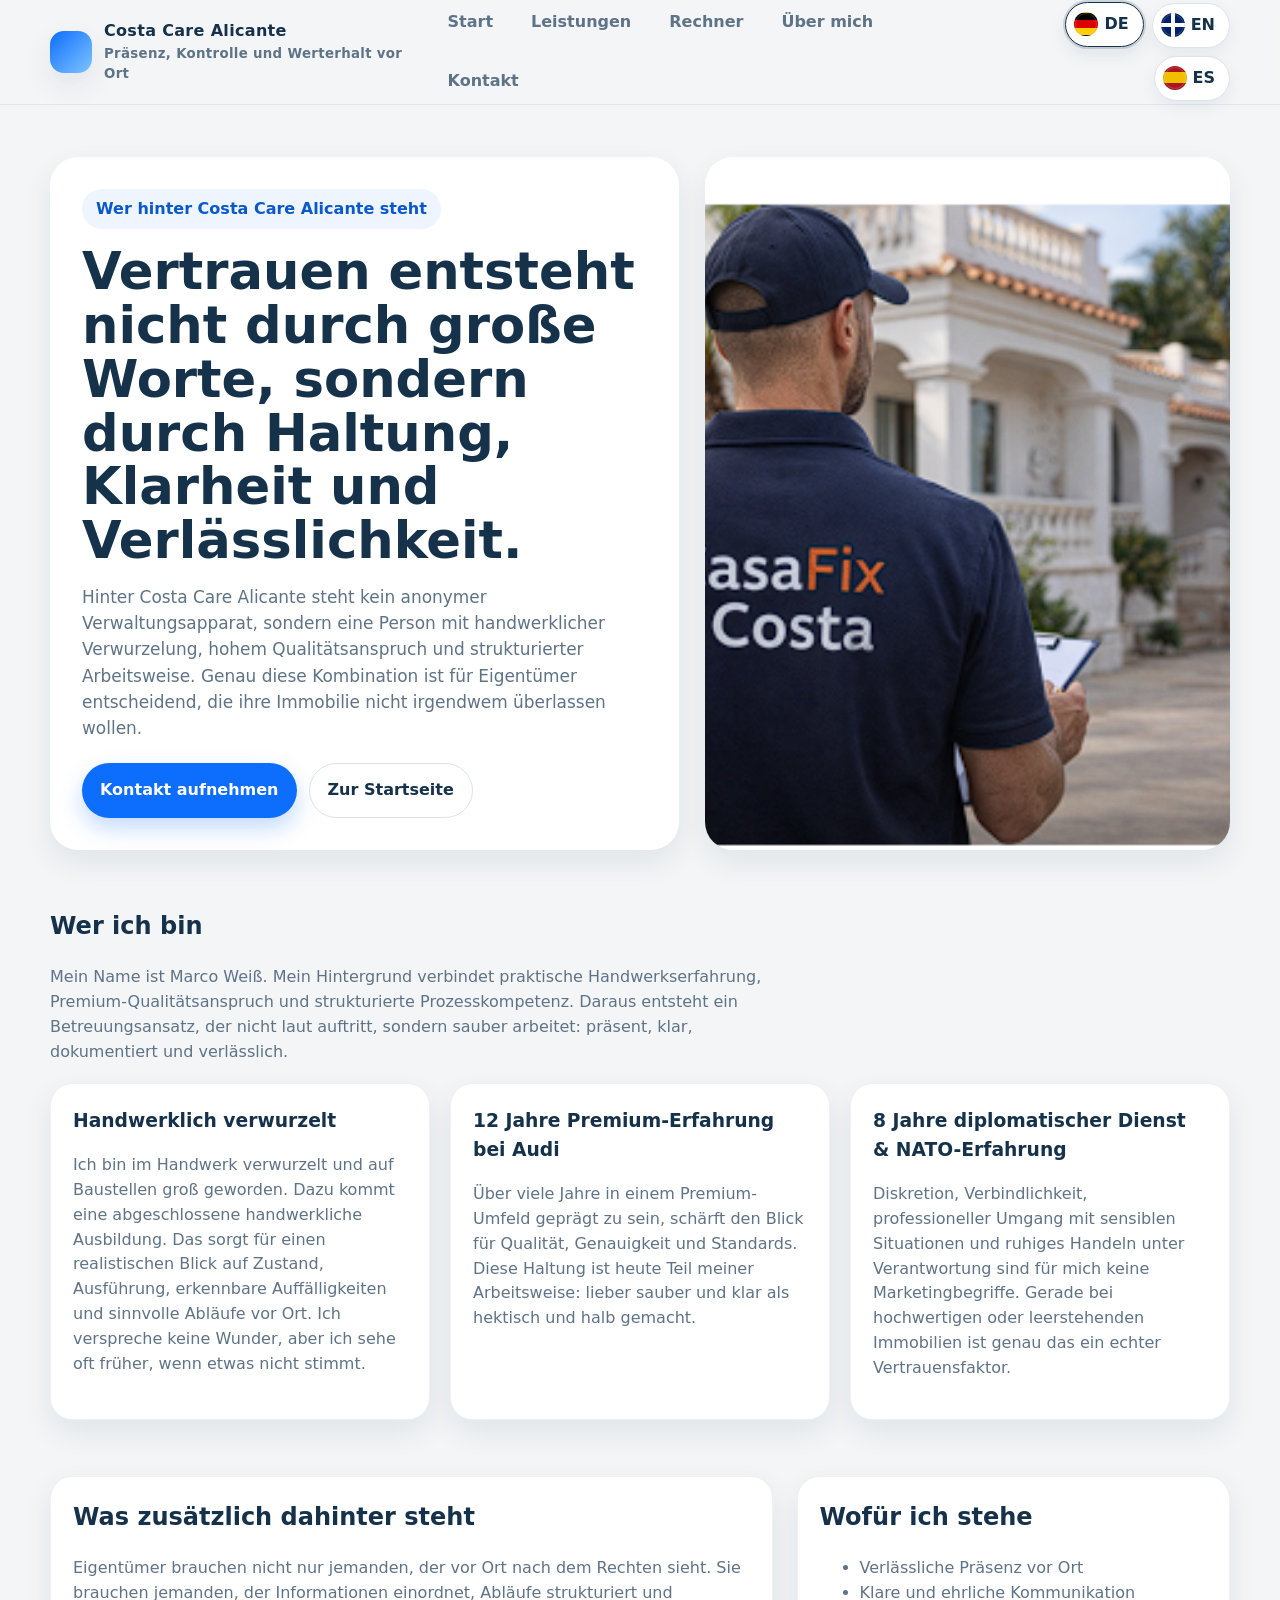
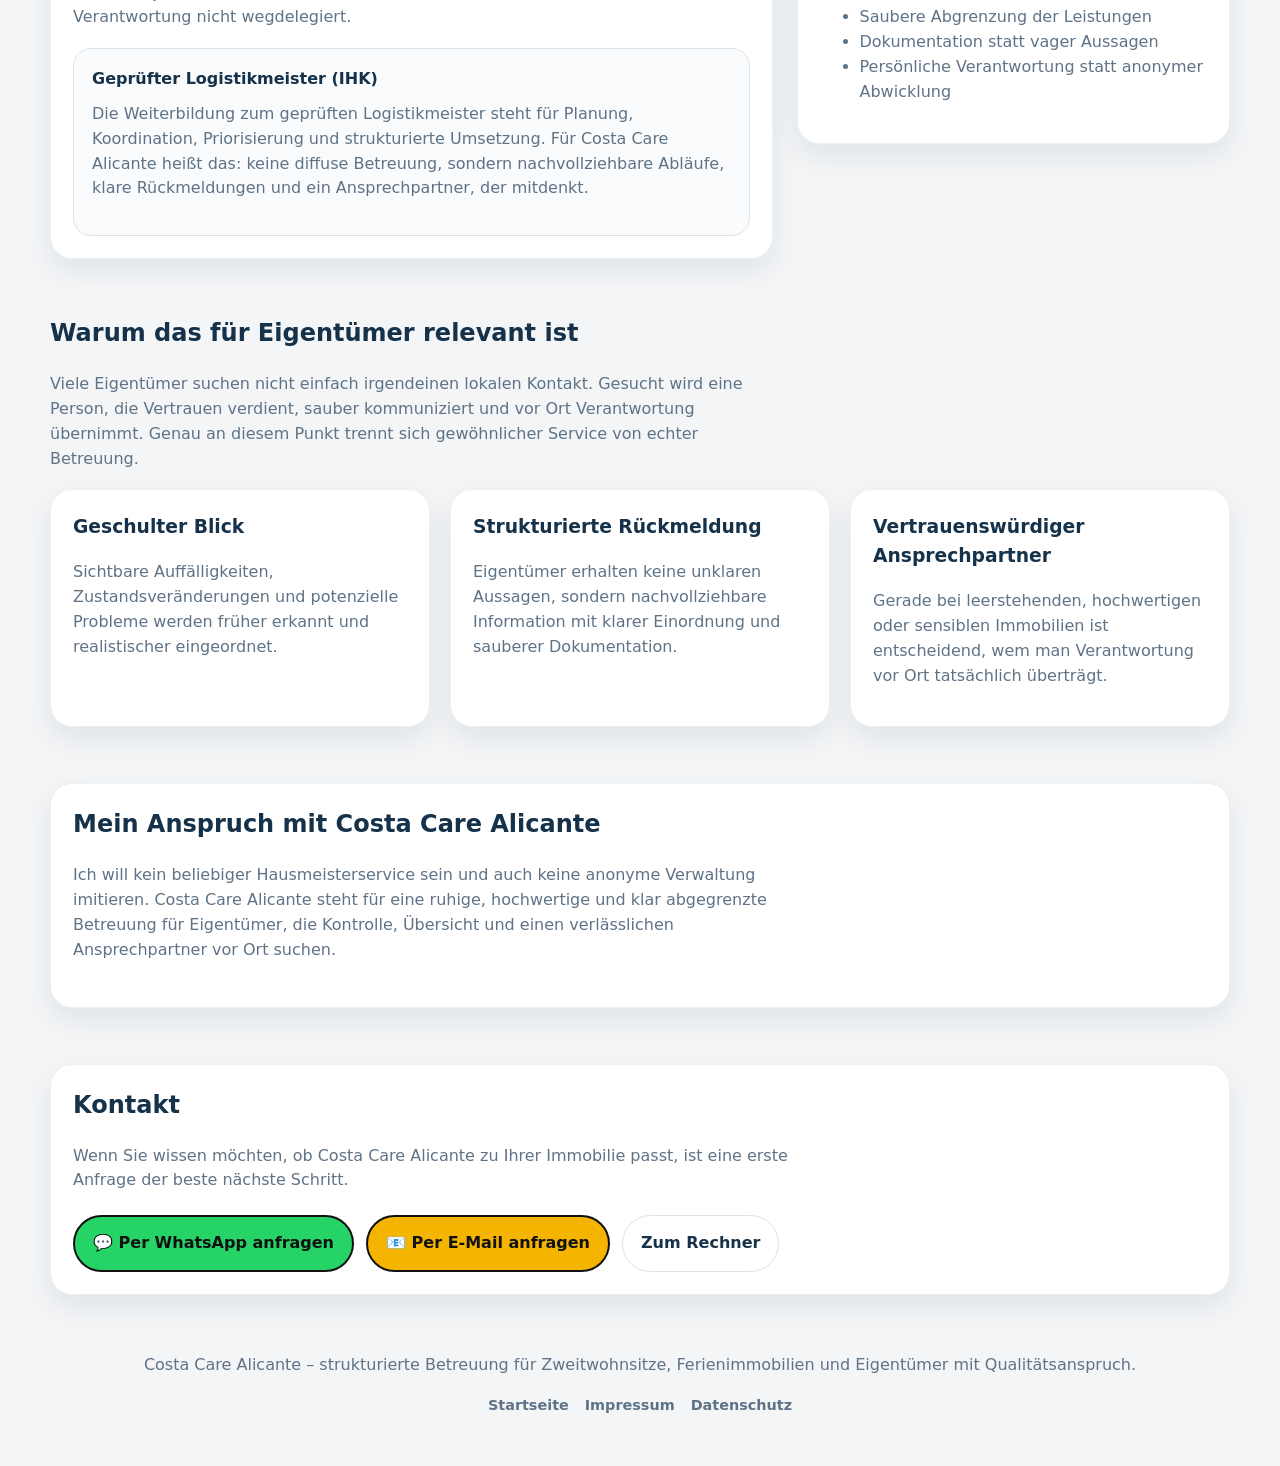
<file: ueber-mich.html>
<!DOCTYPE html>
<html lang="de">
<head>
  <meta charset="UTF-8" />
  <meta name="viewport" content="width=device-width, initial-scale=1.0" />
  <title>Über mich | Costa Care Alicante</title>
  <meta
    name="description"
    content="Mehr über Marco Weiß und den Hintergrund hinter Costa Care Alicante – handwerkliche Verwurzelung, Premium-Erfahrung, diplomatischer Dienst und strukturierte Prozesskompetenz."
  />
  <link rel="stylesheet" href="styles.css" />
</head>
<body>
  <header class="topbar">
    <div class="container nav">
      <div class="brand">
        <div class="brand-badge"></div>
        <div>
          <div data-i18n="brand">Costa Care Alicante</div>
          <small class="brand-sub" data-i18n="brandSub">Präsenz, Kontrolle und Werterhalt vor Ort</small>
        </div>
      </div>

      <nav class="nav-links">
        <a href="index.html" data-i18n="navHome">Start</a>
        <a href="index.html#services" data-i18n="navServices">Leistungen</a>
        <a href="index.html#calculator" data-i18n="navCalc">Rechner</a>
        <a href="ueber-mich.html" data-i18n="navAbout">Über mich</a>
        <a href="index.html#contact" data-i18n="navContact">Kontakt</a>
      </nav>

      <div class="lang-switch">
        <button class="lang-btn active" data-lang="de">DE</button>
        <button class="lang-btn" data-lang="en">EN</button>
        <button class="lang-btn" data-lang="es">ES</button>
      </div>
    </div>
  </header>

  <main>
    <section class="hero">
      <div class="container hero-wrap">
        <div class="hero-copy">
          <div class="eyebrow" data-i18n="eyebrow">Wer hinter Costa Care Alicante steht</div>
          <h1 data-i18n="heroTitle">Vertrauen entsteht nicht durch große Worte, sondern durch Haltung, Klarheit und Verlässlichkeit.</h1>
          <p class="lead" data-i18n="heroText">
            Hinter Costa Care Alicante steht kein anonymer Verwaltungsapparat, sondern eine Person mit handwerklicher Verwurzelung, hohem Qualitätsanspruch und strukturierter Arbeitsweise. Genau diese Kombination ist für Eigentümer entscheidend, die ihre Immobilie nicht irgendwem überlassen wollen.
          </p>

          <div class="hero-actions">
            <a class="btn btn-primary" href="index.html#contact" data-i18n="heroBtnPrimary">Kontakt aufnehmen</a>
            <a class="btn btn-secondary" href="index.html" data-i18n="heroBtnSecondary">Zur Startseite</a>
          </div>
        </div>

        <div class="hero-panel">
          <img
            src="hero.jpg"
            alt="Marco Weiß vor einer Immobilie"
            onerror="this.onerror=null;this.src='https://images.unsplash.com/photo-1560185007-cde436f6a4d0?auto=format&fit=crop&w=1400&q=80';"
          />
        </div>
      </div>
    </section>

    <section>
      <div class="container">
        <div class="section-head">
          <div>
            <h2 data-i18n="introTitle">Wer ich bin</h2>
            <p data-i18n="introText">
              Mein Name ist Marco Weiß. Mein Hintergrund verbindet praktische Handwerkserfahrung, Premium-Qualitätsanspruch und strukturierte Prozesskompetenz. Daraus entsteht ein Betreuungsansatz, der nicht laut auftritt, sondern sauber arbeitet: präsent, klar, dokumentiert und verlässlich.
            </p>
          </div>
        </div>

        <div class="pricing-grid">
          <div class="pricing-box">
            <h3 data-i18n="box1Title">Handwerklich verwurzelt</h3>
            <p data-i18n="box1Text">
              Ich bin im Handwerk verwurzelt und auf Baustellen groß geworden. Dazu kommt eine abgeschlossene handwerkliche Ausbildung. Das sorgt für einen realistischen Blick auf Zustand, Ausführung, erkennbare Auffälligkeiten und sinnvolle Abläufe vor Ort. Ich verspreche keine Wunder, aber ich sehe oft früher, wenn etwas nicht stimmt.
            </p>
          </div>

          <div class="pricing-box">
            <h3 data-i18n="box2Title">12 Jahre Premium-Erfahrung bei Audi</h3>
            <p data-i18n="box2Text">
              Über viele Jahre in einem Premium-Umfeld geprägt zu sein, schärft den Blick für Qualität, Genauigkeit und Standards. Diese Haltung ist heute Teil meiner Arbeitsweise: lieber sauber und klar als hektisch und halb gemacht.
            </p>
          </div>

          <div class="pricing-box">
            <h3 data-i18n="box3Title">8 Jahre diplomatischer Dienst & NATO-Erfahrung</h3>
            <p data-i18n="box3Text">
              Diskretion, Verbindlichkeit, professioneller Umgang mit sensiblen Situationen und ruhiges Handeln unter Verantwortung sind für mich keine Marketingbegriffe. Gerade bei hochwertigen oder leerstehenden Immobilien ist genau das ein echter Vertrauensfaktor.
            </p>
          </div>
        </div>
      </div>
    </section>

    <section>
      <div class="container calculator-wrap">
        <div class="card">
          <h2 data-i18n="qualificationTitle">Was zusätzlich dahinter steht</h2>
          <p class="muted" data-i18n="qualificationText">
            Eigentümer brauchen nicht nur jemanden, der vor Ort nach dem Rechten sieht. Sie brauchen jemanden, der Informationen einordnet, Abläufe strukturiert und Verantwortung nicht wegdelegiert.
          </p>
          <div class="detail-card" style="margin-top: 18px;">
            <h3 data-i18n="qualificationBoxTitle">Geprüfter Logistikmeister (IHK)</h3>
            <p data-i18n="qualificationBoxText">
              Die Weiterbildung zum geprüften Logistikmeister steht für Planung, Koordination, Priorisierung und strukturierte Umsetzung. Für Costa Care Alicante heißt das: keine diffuse Betreuung, sondern nachvollziehbare Abläufe, klare Rückmeldungen und ein Ansprechpartner, der mitdenkt.
            </p>
          </div>
        </div>

        <div class="card">
          <h2 data-i18n="principlesTitle">Wofür ich stehe</h2>
          <div class="details open force-open">
            <ul>
              <li data-i18n="principle1">Verlässliche Präsenz vor Ort</li>
              <li data-i18n="principle2">Klare und ehrliche Kommunikation</li>
              <li data-i18n="principle3">Saubere Abgrenzung der Leistungen</li>
              <li data-i18n="principle4">Dokumentation statt vager Aussagen</li>
              <li data-i18n="principle5">Persönliche Verantwortung statt anonymer Abwicklung</li>
            </ul>
          </div>
        </div>
      </div>
    </section>

    <section>
      <div class="container">
        <div class="section-head">
          <div>
            <h2 data-i18n="whyRelevantTitle">Warum das für Eigentümer relevant ist</h2>
            <p data-i18n="whyRelevantText">
              Viele Eigentümer suchen nicht einfach irgendeinen lokalen Kontakt. Gesucht wird eine Person, die Vertrauen verdient, sauber kommuniziert und vor Ort Verantwortung übernimmt. Genau an diesem Punkt trennt sich gewöhnlicher Service von echter Betreuung.
            </p>
          </div>
        </div>

        <div class="pricing-grid">
          <div class="pricing-box">
            <h3 data-i18n="relevant1Title">Geschulter Blick</h3>
            <p data-i18n="relevant1Text">
              Sichtbare Auffälligkeiten, Zustandsveränderungen und potenzielle Probleme werden früher erkannt und realistischer eingeordnet.
            </p>
          </div>

          <div class="pricing-box">
            <h3 data-i18n="relevant2Title">Strukturierte Rückmeldung</h3>
            <p data-i18n="relevant2Text">
              Eigentümer erhalten keine unklaren Aussagen, sondern nachvollziehbare Information mit klarer Einordnung und sauberer Dokumentation.
            </p>
          </div>

          <div class="pricing-box">
            <h3 data-i18n="relevant3Title">Vertrauenswürdiger Ansprechpartner</h3>
            <p data-i18n="relevant3Text">
              Gerade bei leerstehenden, hochwertigen oder sensiblen Immobilien ist entscheidend, wem man Verantwortung vor Ort tatsächlich überträgt.
            </p>
          </div>
        </div>
      </div>
    </section>

    <section>
      <div class="container">
        <div class="card">
          <div class="section-head calc-head">
            <div>
              <h2 data-i18n="closingTitle">Mein Anspruch mit Costa Care Alicante</h2>
              <p data-i18n="closingText">
                Ich will kein beliebiger Hausmeisterservice sein und auch keine anonyme Verwaltung imitieren. Costa Care Alicante steht für eine ruhige, hochwertige und klar abgegrenzte Betreuung für Eigentümer, die Kontrolle, Übersicht und einen verlässlichen Ansprechpartner vor Ort suchen.
              </p>
            </div>
          </div>
        </div>
      </div>
    </section>

    <section id="contact">
      <div class="container">
        <div class="card">
          <div class="section-head calc-head">
            <div>
              <h2 data-i18n="contactTitle">Kontakt</h2>
              <p data-i18n="contactText">
                Wenn Sie wissen möchten, ob Costa Care Alicante zu Ihrer Immobilie passt, ist eine erste Anfrage der beste nächste Schritt.
              </p>
            </div>
          </div>

          <div class="contact-actions">
            <a class="btn btn-whatsapp" href="https://wa.me/4915253692878" target="_blank" rel="noopener noreferrer" data-i18n="contactWhatsapp">💬 Per WhatsApp anfragen</a>
            <a class="btn btn-email" href="mailto:Marco-weiss83@web.de" data-i18n="contactEmail">📧 Per E-Mail anfragen</a>
            <a class="btn btn-secondary" href="index.html#calculator" data-i18n="contactBackCalc">Zum Rechner</a>
          </div>
        </div>
      </div>
    </section>
  </main>

  <footer class="footer">
    <div class="container">
      <p data-i18n="footerText">Costa Care Alicante – strukturierte Betreuung für Zweitwohnsitze, Ferienimmobilien und Eigentümer mit Qualitätsanspruch.</p>
      <div class="footer-links">
        <a href="index.html" data-i18n="footerHome">Startseite</a>
        <a href="impressum.html">Impressum</a>
        <a href="datenschutz.html">Datenschutz</a>
      </div>
    </div>
  </footer>

  <script>
    const translations = {
      de: {
        brand: "Costa Care Alicante",
        brandSub: "Präsenz, Kontrolle und Werterhalt vor Ort",
        navHome: "Start",
        navServices: "Leistungen",
        navCalc: "Rechner",
        navAbout: "Über mich",
        navContact: "Kontakt",
        eyebrow: "Wer hinter Costa Care Alicante steht",
        heroTitle: "Vertrauen entsteht nicht durch große Worte, sondern durch Haltung, Klarheit und Verlässlichkeit.",
        heroText: "Hinter Costa Care Alicante steht kein anonymer Verwaltungsapparat, sondern eine Person mit handwerklicher Verwurzelung, hohem Qualitätsanspruch und strukturierter Arbeitsweise. Genau diese Kombination ist für Eigentümer entscheidend, die ihre Immobilie nicht irgendwem überlassen wollen.",
        heroBtnPrimary: "Kontakt aufnehmen",
        heroBtnSecondary: "Zur Startseite",
        introTitle: "Wer ich bin",
        introText: "Mein Name ist Marco Weiß. Mein Hintergrund verbindet praktische Handwerkserfahrung, Premium-Qualitätsanspruch und strukturierte Prozesskompetenz. Daraus entsteht ein Betreuungsansatz, der nicht laut auftritt, sondern sauber arbeitet: präsent, klar, dokumentiert und verlässlich.",
        box1Title: "Handwerklich verwurzelt",
        box1Text: "Ich bin im Handwerk verwurzelt und auf Baustellen groß geworden. Dazu kommt eine abgeschlossene handwerkliche Ausbildung. Das sorgt für einen realistischen Blick auf Zustand, Ausführung, erkennbare Auffälligkeiten und sinnvolle Abläufe vor Ort. Ich verspreche keine Wunder, aber ich sehe oft früher, wenn etwas nicht stimmt.",
        box2Title: "12 Jahre Premium-Erfahrung bei Audi",
        box2Text: "Über viele Jahre in einem Premium-Umfeld geprägt zu sein, schärft den Blick für Qualität, Genauigkeit und Standards. Diese Haltung ist heute Teil meiner Arbeitsweise: lieber sauber und klar als hektisch und halb gemacht.",
        box3Title: "8 Jahre diplomatischer Dienst & NATO-Erfahrung",
        box3Text: "Diskretion, Verbindlichkeit, professioneller Umgang mit sensiblen Situationen und ruhiges Handeln unter Verantwortung sind für mich keine Marketingbegriffe. Gerade bei hochwertigen oder leerstehenden Immobilien ist genau das ein echter Vertrauensfaktor.",
        qualificationTitle: "Was zusätzlich dahinter steht",
        qualificationText: "Eigentümer brauchen nicht nur jemanden, der vor Ort nach dem Rechten sieht. Sie brauchen jemanden, der Informationen einordnet, Abläufe strukturiert und Verantwortung nicht wegdelegiert.",
        qualificationBoxTitle: "Geprüfter Logistikmeister (IHK)",
        qualificationBoxText: "Die Weiterbildung zum geprüften Logistikmeister steht für Planung, Koordination, Priorisierung und strukturierte Umsetzung. Für Costa Care Alicante heißt das: keine diffuse Betreuung, sondern nachvollziehbare Abläufe, klare Rückmeldungen und ein Ansprechpartner, der mitdenkt.",
        principlesTitle: "Wofür ich stehe",
        principle1: "Verlässliche Präsenz vor Ort",
        principle2: "Klare und ehrliche Kommunikation",
        principle3: "Saubere Abgrenzung der Leistungen",
        principle4: "Dokumentation statt vager Aussagen",
        principle5: "Persönliche Verantwortung statt anonymer Abwicklung",
        whyRelevantTitle: "Warum das für Eigentümer relevant ist",
        whyRelevantText: "Viele Eigentümer suchen nicht einfach irgendeinen lokalen Kontakt. Gesucht wird eine Person, die Vertrauen verdient, sauber kommuniziert und vor Ort Verantwortung übernimmt. Genau an diesem Punkt trennt sich gewöhnlicher Service von echter Betreuung.",
        relevant1Title: "Geschulter Blick",
        relevant1Text: "Sichtbare Auffälligkeiten, Zustandsveränderungen und potenzielle Probleme werden früher erkannt und realistischer eingeordnet.",
        relevant2Title: "Strukturierte Rückmeldung",
        relevant2Text: "Eigentümer erhalten keine unklaren Aussagen, sondern nachvollziehbare Information mit klarer Einordnung und sauberer Dokumentation.",
        relevant3Title: "Vertrauenswürdiger Ansprechpartner",
        relevant3Text: "Gerade bei leerstehenden, hochwertigen oder sensiblen Immobilien ist entscheidend, wem man Verantwortung vor Ort tatsächlich überträgt.",
        closingTitle: "Mein Anspruch mit Costa Care Alicante",
        closingText: "Ich will kein beliebiger Hausmeisterservice sein und auch keine anonyme Verwaltung imitieren. Costa Care Alicante steht für eine ruhige, hochwertige und klar abgegrenzte Betreuung für Eigentümer, die Kontrolle, Übersicht und einen verlässlichen Ansprechpartner vor Ort suchen.",
        contactTitle: "Kontakt",
        contactText: "Wenn Sie wissen möchten, ob Costa Care Alicante zu Ihrer Immobilie passt, ist eine erste Anfrage der beste nächste Schritt.",
        contactWhatsapp: "💬 Per WhatsApp anfragen",
        contactEmail: "📧 Per E-Mail anfragen",
        contactBackCalc: "Zum Rechner",
        footerText: "Costa Care Alicante – strukturierte Betreuung für Zweitwohnsitze, Ferienimmobilien und Eigentümer mit Qualitätsanspruch.",
        footerHome: "Startseite"
      },
      en: {
        brand: "Costa Care Alicante",
        brandSub: "Presence, oversight and value preservation on site",
        navHome: "Home",
        navServices: "Services",
        navCalc: "Calculator",
        navAbout: "About me",
        navContact: "Contact",
        eyebrow: "Who stands behind Costa Care Alicante",
        heroTitle: "Trust is not created by big words, but by attitude, clarity and reliability.",
        heroText: "Behind Costa Care Alicante is not an anonymous administrative setup, but a person with craft roots, high quality standards and a structured way of working. This combination matters to owners who do not want to leave their property to just anyone.",
        heroBtnPrimary: "Get in touch",
        heroBtnSecondary: "Back to home",
        introTitle: "Who I am",
        introText: "My name is Marco Weiß. My background combines practical craft experience, premium quality standards and structured process competence. This creates a service approach that does not try to sound loud, but works cleanly: present, clear, documented and reliable.",
        box1Title: "Rooted in craftsmanship",
        box1Text: "I am rooted in the trades and grew up around construction sites. In addition, I completed a formal craft apprenticeship. That creates a realistic eye for condition, execution, visible irregularities and sensible workflows on site. I do not promise miracles, but I often notice early when something is not right.",
        box2Title: "12 years of premium experience at Audi",
        box2Text: "Being shaped by years in a premium environment sharpens the eye for quality, accuracy and standards. That attitude is still part of my work today: better clean and clear than rushed and half-finished.",
        box3Title: "8 years in diplomatic service & NATO experience",
        box3Text: "Discretion, dependability, professional handling of sensitive situations and calm action under responsibility are not marketing phrases for me. Especially with high-value or vacant properties, this is a genuine trust factor.",
        qualificationTitle: "What additionally stands behind it",
        qualificationText: "Owners do not only need someone who checks on things locally. They need someone who can assess information, structure processes and not pass responsibility on to others.",
        qualificationBoxTitle: "Certified Logistics Master (CCI)",
        qualificationBoxText: "The qualification as a certified logistics master stands for planning, coordination, prioritization and structured execution. For Costa Care Alicante, that means no vague support, but traceable processes, clear feedback and one contact who thinks ahead.",
        principlesTitle: "What I stand for",
        principle1: "Reliable presence on site",
        principle2: "Clear and honest communication",
        principle3: "Clean boundaries of service",
        principle4: "Documentation instead of vague statements",
        principle5: "Personal responsibility instead of anonymous handling",
        whyRelevantTitle: "Why this matters to owners",
        whyRelevantText: "Many owners are not looking for just any local contact. They are looking for someone who earns trust, communicates clearly and takes responsibility on site. This is exactly where ordinary service and real care part ways.",
        relevant1Title: "Trained eye",
        relevant1Text: "Visible issues, changes in condition and potential problems are noticed earlier and assessed more realistically.",
        relevant2Title: "Structured feedback",
        relevant2Text: "Owners do not receive unclear statements, but understandable information with clear assessment and proper documentation.",
        relevant3Title: "Trustworthy local contact",
        relevant3Text: "Especially with vacant, high-value or sensitive properties, it matters greatly who is actually entrusted with responsibility on site.",
        closingTitle: "My standard with Costa Care Alicante",
        closingText: "I do not want to be just another handyman-style service, nor imitate anonymous administration. Costa Care Alicante stands for calm, high-quality and clearly defined support for owners seeking control, oversight and a reliable local contact.",
        contactTitle: "Contact",
        contactText: "If you want to know whether Costa Care Alicante fits your property, an initial inquiry is the best next step.",
        contactWhatsapp: "💬 Contact via WhatsApp",
        contactEmail: "📧 Contact via email",
        contactBackCalc: "Go to calculator",
        footerText: "Costa Care Alicante – structured support for second homes, holiday properties and owners with high standards.",
        footerHome: "Homepage"
      },
      es: {
        brand: "Costa Care Alicante",
        brandSub: "Presencia, control y conservación del valor sobre el terreno",
        navHome: "Inicio",
        navServices: "Servicios",
        navCalc: "Calculadora",
        navAbout: "Sobre mí",
        navContact: "Contacto",
        eyebrow: "Quién está detrás de Costa Care Alicante",
        heroTitle: "La confianza no nace de grandes palabras, sino de actitud, claridad y fiabilidad.",
        heroText: "Detrás de Costa Care Alicante no hay una estructura administrativa anónima, sino una persona con raíces en el oficio, altos estándares de calidad y una forma de trabajar estructurada. Esta combinación es decisiva para propietarios que no quieren dejar su inmueble en manos de cualquiera.",
        heroBtnPrimary: "Contactar",
        heroBtnSecondary: "Volver al inicio",
        introTitle: "Quién soy",
        introText: "Mi nombre es Marco Weiß. Mi trayectoria combina experiencia práctica en el oficio, estándares de calidad del entorno premium y competencia estructurada en procesos. De ahí nace un enfoque que no intenta sonar fuerte, sino trabajar limpio: presente, claro, documentado y fiable.",
        box1Title: "Con raíces en el oficio",
        box1Text: "Tengo raíces en el oficio y crecí en obras. Además, cuento con una formación artesanal finalizada. Eso me da una visión realista sobre el estado, la ejecución, las incidencias visibles y los procesos razonables sobre el terreno. No prometo milagros, pero a menudo detecto antes cuando algo no va bien.",
        box2Title: "12 años de experiencia premium en Audi",
        box2Text: "Haber trabajado durante años en un entorno premium afina la vista para la calidad, la precisión y los estándares. Esa actitud sigue formando parte de mi manera de trabajar hoy: mejor limpio y claro que rápido y a medias.",
        box3Title: "8 años de servicio diplomático y experiencia con la OTAN",
        box3Text: "La discreción, la fiabilidad, el manejo profesional de situaciones sensibles y la calma bajo responsabilidad no son frases publicitarias para mí. Especialmente en inmuebles vacíos o de alto valor, eso es un verdadero factor de confianza.",
        qualificationTitle: "Qué más hay detrás",
        qualificationText: "Los propietarios no solo necesitan a alguien que revise las cosas sobre el terreno. Necesitan a alguien que sepa interpretar información, estructurar procesos y no delegar la responsabilidad.",
        qualificationBoxTitle: "Maestro logístico titulado (CCI)",
        qualificationBoxText: "La cualificación como maestro logístico representa planificación, coordinación, priorización y ejecución estructurada. Para Costa Care Alicante eso significa no una atención difusa, sino procesos trazables, respuestas claras y una persona de contacto que piensa con anticipación.",
        principlesTitle: "Lo que represento",
        principle1: "Presencia fiable sobre el terreno",
        principle2: "Comunicación clara y honesta",
        principle3: "Límites de servicio bien definidos",
        principle4: "Documentación en lugar de afirmaciones vagas",
        principle5: "Responsabilidad personal en lugar de gestión anónima",
        whyRelevantTitle: "Por qué esto es relevante para los propietarios",
        whyRelevantText: "Muchos propietarios no buscan cualquier contacto local. Buscan a una persona que merezca confianza, comunique con claridad y asuma responsabilidad sobre el terreno. Justo ahí se separa un servicio corriente de una atención real.",
        relevant1Title: "Ojo entrenado",
        relevant1Text: "Las incidencias visibles, los cambios de estado y los posibles problemas se detectan antes y se valoran de forma más realista.",
        relevant2Title: "Respuesta estructurada",
        relevant2Text: "Los propietarios no reciben mensajes poco claros, sino información comprensible con una valoración clara y una documentación limpia.",
        relevant3Title: "Persona de confianza sobre el terreno",
        relevant3Text: "Especialmente en inmuebles vacíos, valiosos o sensibles, es decisivo a quién se confía realmente la responsabilidad local.",
        closingTitle: "Mi estándar con Costa Care Alicante",
        closingText: "No quiero ser un servicio cualquiera tipo manitas ni imitar una administración anónima. Costa Care Alicante representa una atención tranquila, de calidad y claramente delimitada para propietarios que buscan control, visión general y una persona fiable sobre el terreno.",
        contactTitle: "Contacto",
        contactText: "Si quiere saber si Costa Care Alicante encaja con su inmueble, una primera consulta es el mejor siguiente paso.",
        contactWhatsapp: "💬 Consultar por WhatsApp",
        contactEmail: "📧 Consultar por correo",
        contactBackCalc: "Ir a la calculadora",
        footerText: "Costa Care Alicante – atención estructurada para segundas residencias, viviendas vacacionales y propietarios con altos estándares.",
        footerHome: "Inicio"
      }
    };

    const langButtons = Array.from(document.querySelectorAll(".lang-btn"));
    let currentLang = "de";

    function applyLanguage() {
      document.documentElement.lang = currentLang;
      langButtons.forEach((btn) => {
        btn.classList.toggle("active", btn.dataset.lang === currentLang);
      });

      document.querySelectorAll("[data-i18n]").forEach((node) => {
        const key = node.dataset.i18n;
        const value = translations[currentLang][key];
        if (typeof value === "string") node.textContent = value;
      });
    }

    langButtons.forEach((button) => {
      button.addEventListener("click", () => {
        currentLang = button.dataset.lang;
        applyLanguage();
      });
    });

    applyLanguage();
  </script>
</body>
</html>
</file>
<file: styles.css>
:root {
  --bg: #f3f5f7;
  --card: #ffffff;
  --text: #15324a;
  --muted: #5f7386;
  --line: #dbe3ea;
  --accent: #0d6efd;
  --accent-dark: #0a58ca;
  --soft: #eef5ff;
  --warning: #9a6a12;
  --success: #25d366;
  --shadow: 0 12px 30px rgba(16, 35, 52, 0.08);
  --radius: 22px;
  --container: 1180px;
}

* { box-sizing: border-box; }
html { scroll-behavior: smooth; }

body {
  margin: 0;
  font-family: Inter, system-ui, -apple-system, BlinkMacSystemFont, "Segoe UI", sans-serif;
  background: var(--bg);
  color: var(--text);
  line-height: 1.55;
}

img { max-width: 100%; display: block; }
a { color: inherit; text-decoration: none; }
button, input, select, textarea { font: inherit; }

.container {
  width: min(100% - 32px, var(--container));
  margin: 0 auto;
}

.hidden {
  display: none !important;
}

.topbar {
  position: sticky;
  top: 0;
  z-index: 100;
  backdrop-filter: blur(10px);
  background: rgba(243, 245, 247, 0.88);
  border-bottom: 1px solid rgba(219, 227, 234, 0.8);
}

.nav {
  display: flex;
  align-items: center;
  justify-content: space-between;
  gap: 18px;
  min-height: 78px;
}

.brand {
  display: flex;
  align-items: center;
  gap: 12px;
  font-weight: 800;
  letter-spacing: 0.02em;
}

.brand-badge {
  width: 42px;
  height: 42px;
  border-radius: 14px;
  background: linear-gradient(135deg, #0d6efd, #7fc4ff);
  box-shadow: var(--shadow);
  flex-shrink: 0;
}

.brand-sub {
  color: var(--muted);
  display: block;
}

.nav-links {
  display: flex;
  align-items: center;
  gap: 14px;
  flex-wrap: wrap;
}

.nav-links a {
  color: var(--muted);
  font-weight: 600;
  padding: 10px 12px;
  border-radius: 12px;
  transition: 0.2s ease;
}

.nav-links a:hover {
  background: #fff;
  color: var(--text);
}

.lang-switch {
  display: flex;
  gap: 8px;
  flex-wrap: wrap;
  justify-content: flex-end;
}

.lang-btn {
  position: relative;
  border: 1px solid var(--line);
  padding: 9px 14px 9px 38px;
  border-radius: 999px;
  font-weight: 800;
  cursor: pointer;
  transition: 0.2s ease;
  min-width: 74px;
  background: #fff;
  color: var(--text);
  box-shadow: 0 6px 16px rgba(16, 35, 52, 0.06);
}

.lang-btn::before {
  content: "";
  position: absolute;
  left: 8px;
  top: 50%;
  transform: translateY(-50%);
  width: 22px;
  height: 22px;
  border-radius: 50%;
  border: 1px solid rgba(0,0,0,0.08);
  overflow: hidden;
  box-shadow: inset 0 0 0 1px rgba(255,255,255,0.15);
}

.lang-btn[data-lang="de"]::before {
  background: linear-gradient(to bottom, #000 0 33.33%, #dd0000 33.33% 66.66%, #ffce00 66.66% 100%);
}

.lang-btn[data-lang="en"]::before {
  background:
    linear-gradient(90deg, transparent 41%, #fff 41% 59%, transparent 59%),
    linear-gradient(transparent 41%, #fff 41% 59%, transparent 59%),
    linear-gradient(90deg, transparent 46%, #cf142b 46% 54%, transparent 54%),
    linear-gradient(transparent 46%, #cf142b 46% 54%, transparent 54%),
    #012169;
}

.lang-btn[data-lang="es"]::before {
  background: linear-gradient(to bottom, #aa151b 0 25%, #f1bf00 25% 75%, #aa151b 75% 100%);
}

.lang-btn.active {
  border-color: var(--text);
  box-shadow: 0 0 0 2px rgba(21,50,74,0.16), 0 8px 18px rgba(16, 35, 52, 0.08);
  transform: translateY(-1px);
}

.lang-btn:hover {
  transform: translateY(-1px);
  background: #fbfdff;
}

.hero { padding: 52px 0 30px; }

.hero-wrap {
  display: grid;
  grid-template-columns: 1.2fr 1fr;
  gap: 26px;
  align-items: stretch;
}

.hero-copy,
.hero-panel {
  background: var(--card);
  border-radius: 28px;
  padding: 32px;
  box-shadow: var(--shadow);
}

.hero-panel {
  padding: 0;
  overflow: hidden;
  min-height: 420px;
}

.hero-panel img {
  width: 100%;
  height: 100%;
  min-height: 420px;
  object-fit: cover;
}

.eyebrow {
  display: inline-flex;
  align-items: center;
  gap: 8px;
  border-radius: 999px;
  background: var(--soft);
  color: var(--accent-dark);
  padding: 8px 14px;
  font-weight: 700;
  margin-bottom: 16px;
}

.launch-note {
  margin-top: 18px;
  padding: 14px 16px;
  border-radius: 18px;
  background: #f8fbff;
  border: 1px solid #d7e7ff;
  color: var(--muted);
  font-weight: 600;
}

h1, h2, h3, h4, p { margin-top: 0; }

h1 {
  font-size: clamp(2rem, 4vw, 4rem);
  line-height: 1.05;
  margin-bottom: 16px;
}

.lead {
  font-size: 1.06rem;
  color: var(--muted);
  max-width: 62ch;
}

.muted { color: var(--muted); }

.hero-actions {
  display: flex;
  flex-wrap: wrap;
  gap: 12px;
  margin-top: 22px;
}

.btn {
  border: 0;
  cursor: pointer;
  border-radius: 999px;
  padding: 14px 18px;
  font-weight: 800;
  transition: 0.2s ease;
  display: inline-flex;
  align-items: center;
  justify-content: center;
  gap: 8px;
}

.btn:hover {
  transform: translateY(-1px);
}

.btn-primary {
  background: var(--accent);
  color: #fff;
  box-shadow: 0 10px 22px rgba(13, 110, 253, 0.25);
}

.btn-primary:hover { background: var(--accent-dark); }

.btn-secondary {
  background: #fff;
  color: var(--text);
  border: 1px solid var(--line);
}

.btn-secondary:hover { background: #f8fbff; }

.btn-email {
  background: #f4b400;
  color: #111;
  border: 2px solid #111;
}

.btn-whatsapp {
  background: var(--success);
  color: #111;
  border: 2px solid #111;
}

.hero-stats {
  display: grid;
  grid-template-columns: repeat(3, 1fr);
  gap: 14px;
  margin-top: 24px;
}

.stat {
  border: 1px solid var(--line);
  border-radius: 18px;
  padding: 14px;
  background: #fff;
}

.stat strong {
  display: block;
  font-size: 1.2rem;
  margin-bottom: 4px;
}

section { padding: 28px 0; }

.section-head {
  display: flex;
  justify-content: space-between;
  align-items: end;
  gap: 20px;
  margin-bottom: 18px;
}

.section-head p {
  color: var(--muted);
  max-width: 72ch;
  margin-bottom: 0;
}

.services-grid {
  display: grid;
  grid-template-columns: repeat(4, 1fr);
  gap: 22px;
}

.pricing-grid {
  display: grid;
  grid-template-columns: repeat(3, 1fr);
  gap: 20px;
}

.service-card,
.pricing-box,
.card {
  background: var(--card);
  border-radius: var(--radius);
  box-shadow: var(--shadow);
  border: 1px solid rgba(219, 227, 234, 0.5);
  padding: 22px;
}

.service-card .thumb {
  width: 100%;
  aspect-ratio: 1.15 / 1;
  object-fit: cover;
  border-radius: 20px;
  margin-bottom: 18px;
  background: #d9e7f4;
}

.service-card p,
.pricing-box p,
.card p,
.card li,
.field-help {
  color: var(--muted);
}

.service-card p { min-height: 96px; }

.calculator-wrap {
  display: grid;
  grid-template-columns: 1.25fr 0.75fr;
  gap: 24px;
  align-items: start;
}

.calc-head {
  margin-bottom: 22px;
}

.form-grid {
  display: grid;
  grid-template-columns: repeat(2, 1fr);
  gap: 16px;
}

.field {
  display: flex;
  flex-direction: column;
  gap: 8px;
}

.field.full { grid-column: 1 / -1; }

.field label {
  font-weight: 700;
}

.field-help {
  font-size: 0.9rem;
  line-height: 1.45;
}

.field input,
.field select,
.field textarea {
  border: 1px solid var(--line);
  border-radius: 15px;
  padding: 13px 14px;
  background: #fff;
  color: var(--text);
  outline: none;
  width: 100%;
}

.field input:focus,
.field select:focus,
.field textarea:focus {
  border-color: #8bb8ff;
  box-shadow: 0 0 0 4px rgba(13,110,253,0.08);
}

.field select:disabled {
  background: #f3f6f9;
  color: #8597a6;
  cursor: not-allowed;
}

.conditional-field {
  padding: 16px;
  border: 1px solid var(--line);
  border-radius: 18px;
  background: #f9fbfd;
}

.checks {
  display: grid;
  grid-template-columns: repeat(2, 1fr);
  gap: 12px;
}

.check {
  display: flex;
  gap: 10px;
  align-items: start;
  padding: 12px 14px;
  border: 1px solid var(--line);
  border-radius: 16px;
  background: #fbfdff;
}

.check input {
  margin-top: 4px;
  accent-color: var(--accent);
}

.check small {
  display: block;
  color: var(--muted);
}

.detail-boxes {
  display: grid;
  grid-template-columns: 1fr 1fr;
  gap: 16px;
  margin-top: 24px;
}

.detail-card {
  border: 1px solid var(--line);
  border-radius: 18px;
  padding: 18px;
  background: #f9fbfd;
}

.detail-card h3 {
  margin-bottom: 10px;
  font-size: 1rem;
}

.detail-card ul {
  margin: 0;
  padding-left: 18px;
}

.mini-note {
  margin-top: 12px;
  font-size: 0.92rem;
  color: var(--warning);
}

.summary-card {
  position: sticky;
  top: 96px;
}

.summary-list {
  display: grid;
  gap: 12px;
  margin-top: 18px;
}

.summary-row {
  display: flex;
  justify-content: space-between;
  gap: 18px;
  padding: 12px 0;
  border-bottom: 1px solid var(--line);
}

.summary-row span:last-child {
  font-weight: 800;
  white-space: nowrap;
}

.total-box {
  margin-top: 18px;
  padding: 18px;
  border-radius: 20px;
  background: linear-gradient(135deg, #eef5ff, #f7fbff);
  border: 1px solid #d7e7ff;
}

.summary-label {
  font-size: 0.95rem;
  color: var(--muted);
  margin-bottom: 8px;
  font-weight: 700;
}

.grand-total {
  display: flex;
  justify-content: flex-start;
  align-items: center;
  gap: 16px;
  font-size: clamp(1.35rem, 3vw, 2rem);
  font-weight: 900;
}

.note {
  margin-top: 14px;
  color: var(--warning);
  font-size: 0.95rem;
}

.contact-actions {
  display: flex;
  gap: 12px;
  flex-wrap: wrap;
  margin-top: 16px;
}

.footer {
  padding: 30px 0 50px;
  color: var(--muted);
  text-align: center;
}

.footer-links {
  margin-top: 14px;
  font-size: 0.9rem;
  display: flex;
  gap: 16px;
  justify-content: center;
  flex-wrap: wrap;
}

.footer-links a {
  font-weight: 700;
}

@media (max-width: 1180px) {
  .services-grid {
    grid-template-columns: repeat(2, 1fr);
  }

  .detail-boxes {
    grid-template-columns: 1fr;
  }
}

@media (max-width: 980px) {
  .hero-wrap,
  .calculator-wrap,
  .pricing-grid {
    grid-template-columns: 1fr;
  }

  .form-grid,
  .checks,
  .hero-stats,
  .services-grid {
    grid-template-columns: 1fr;
  }

  .nav {
    flex-direction: column;
    padding: 12px 0;
  }

  .section-head {
    align-items: start;
    flex-direction: column;
  }

  .hero-panel,
  .hero-panel img {
    min-height: 320px;
  }

  .summary-card {
    position: static;
  }
}
</file>
